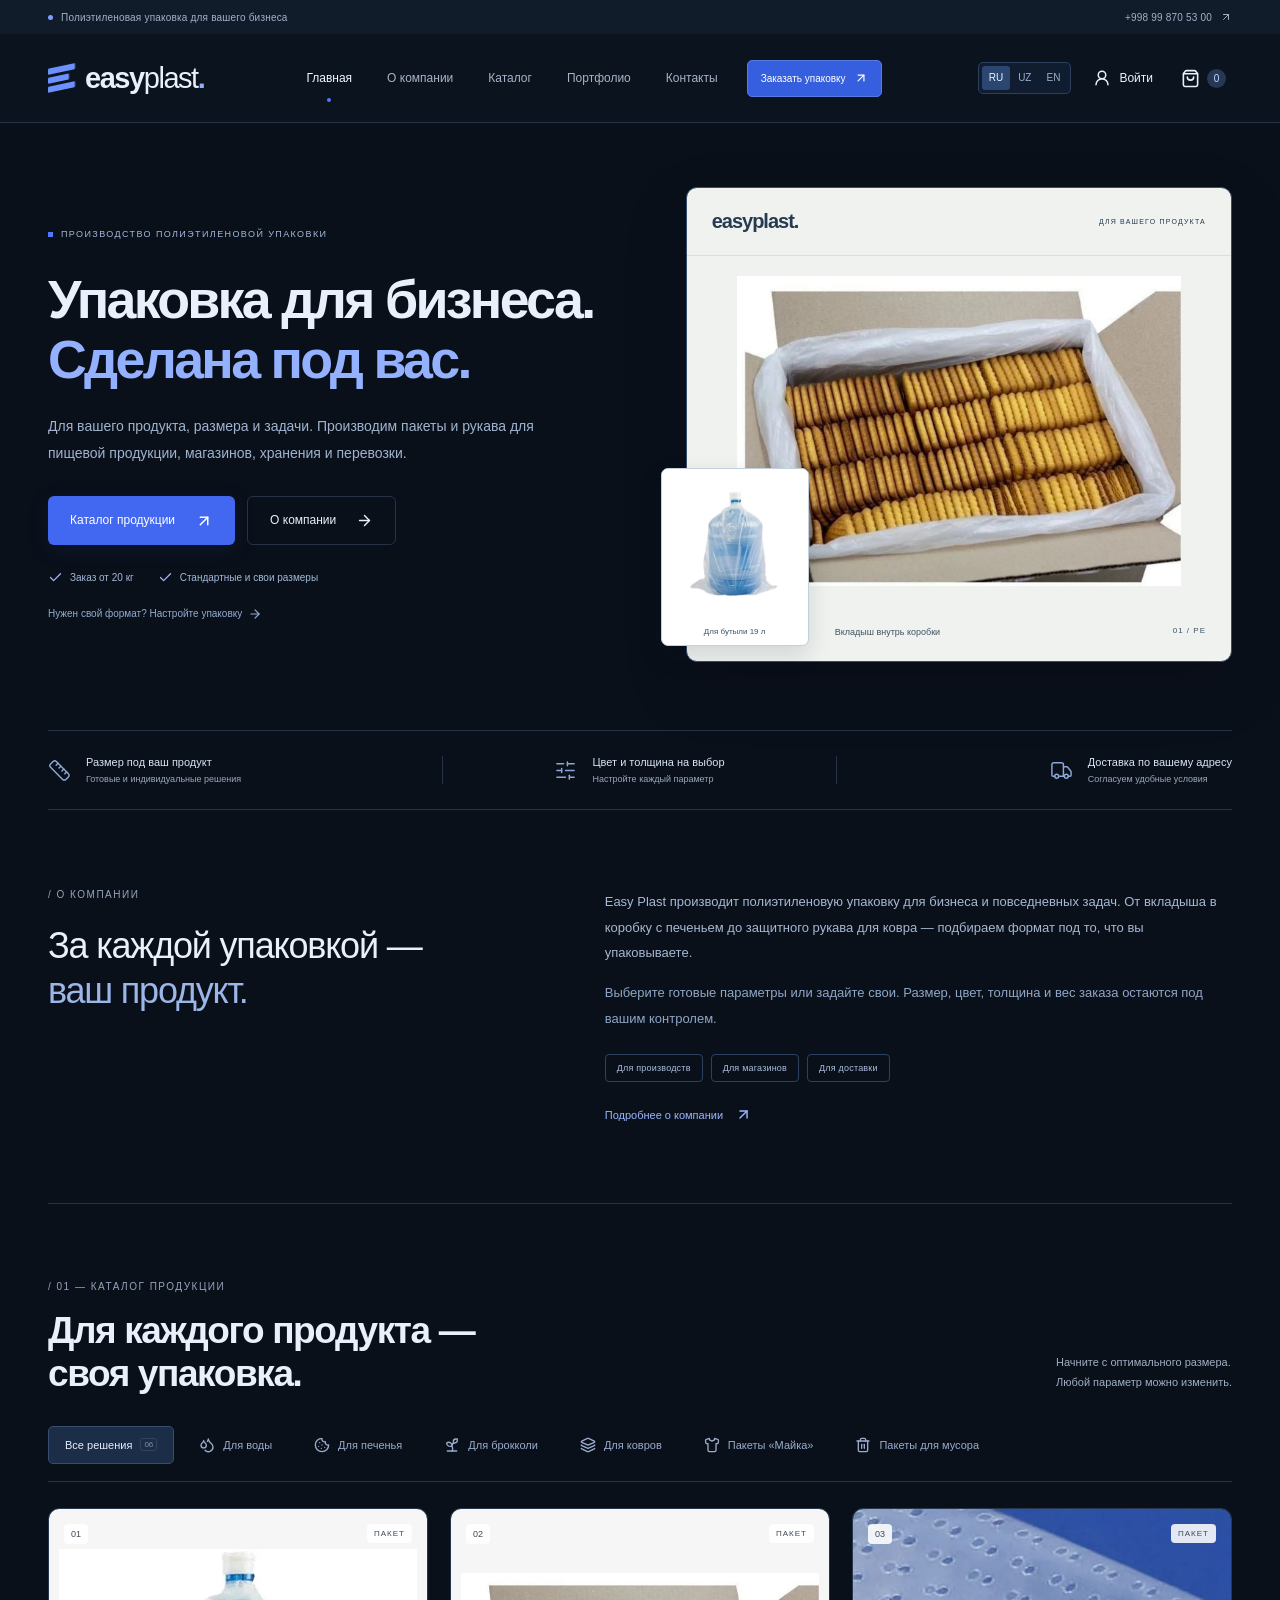
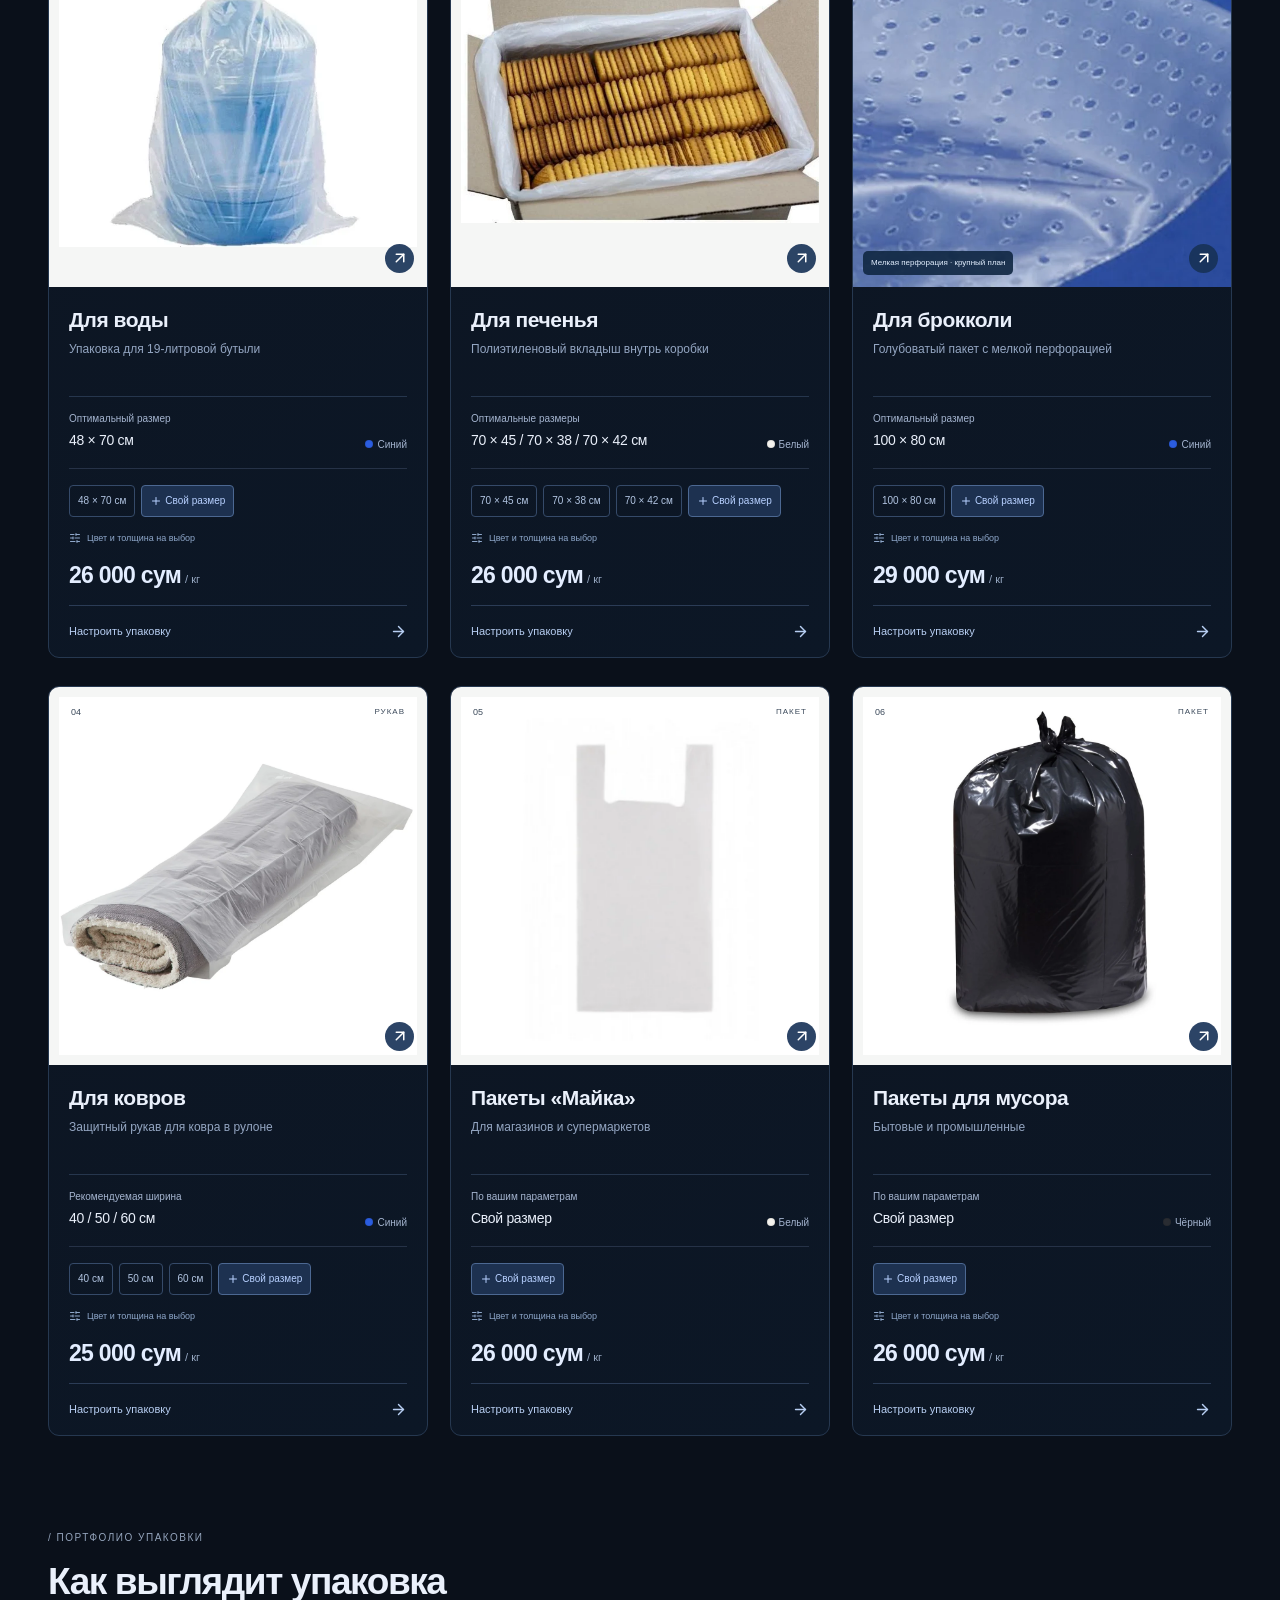
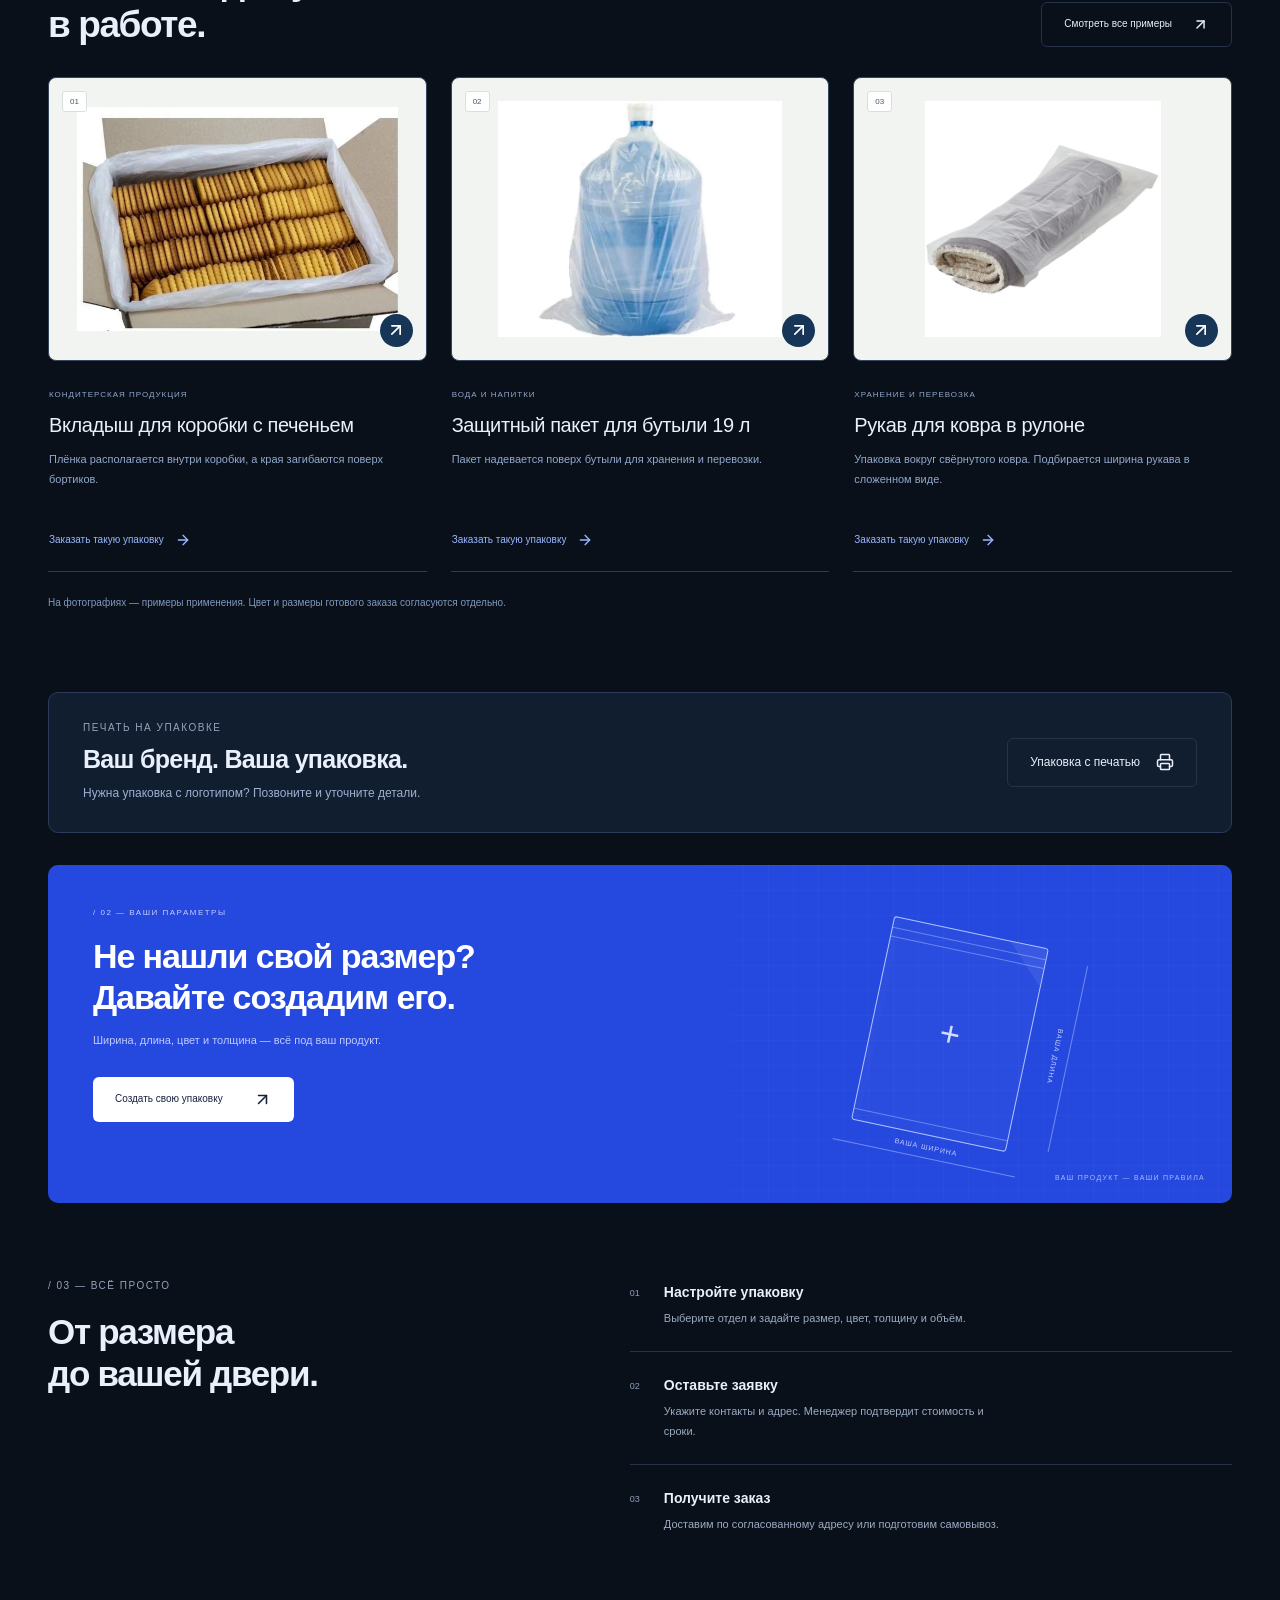
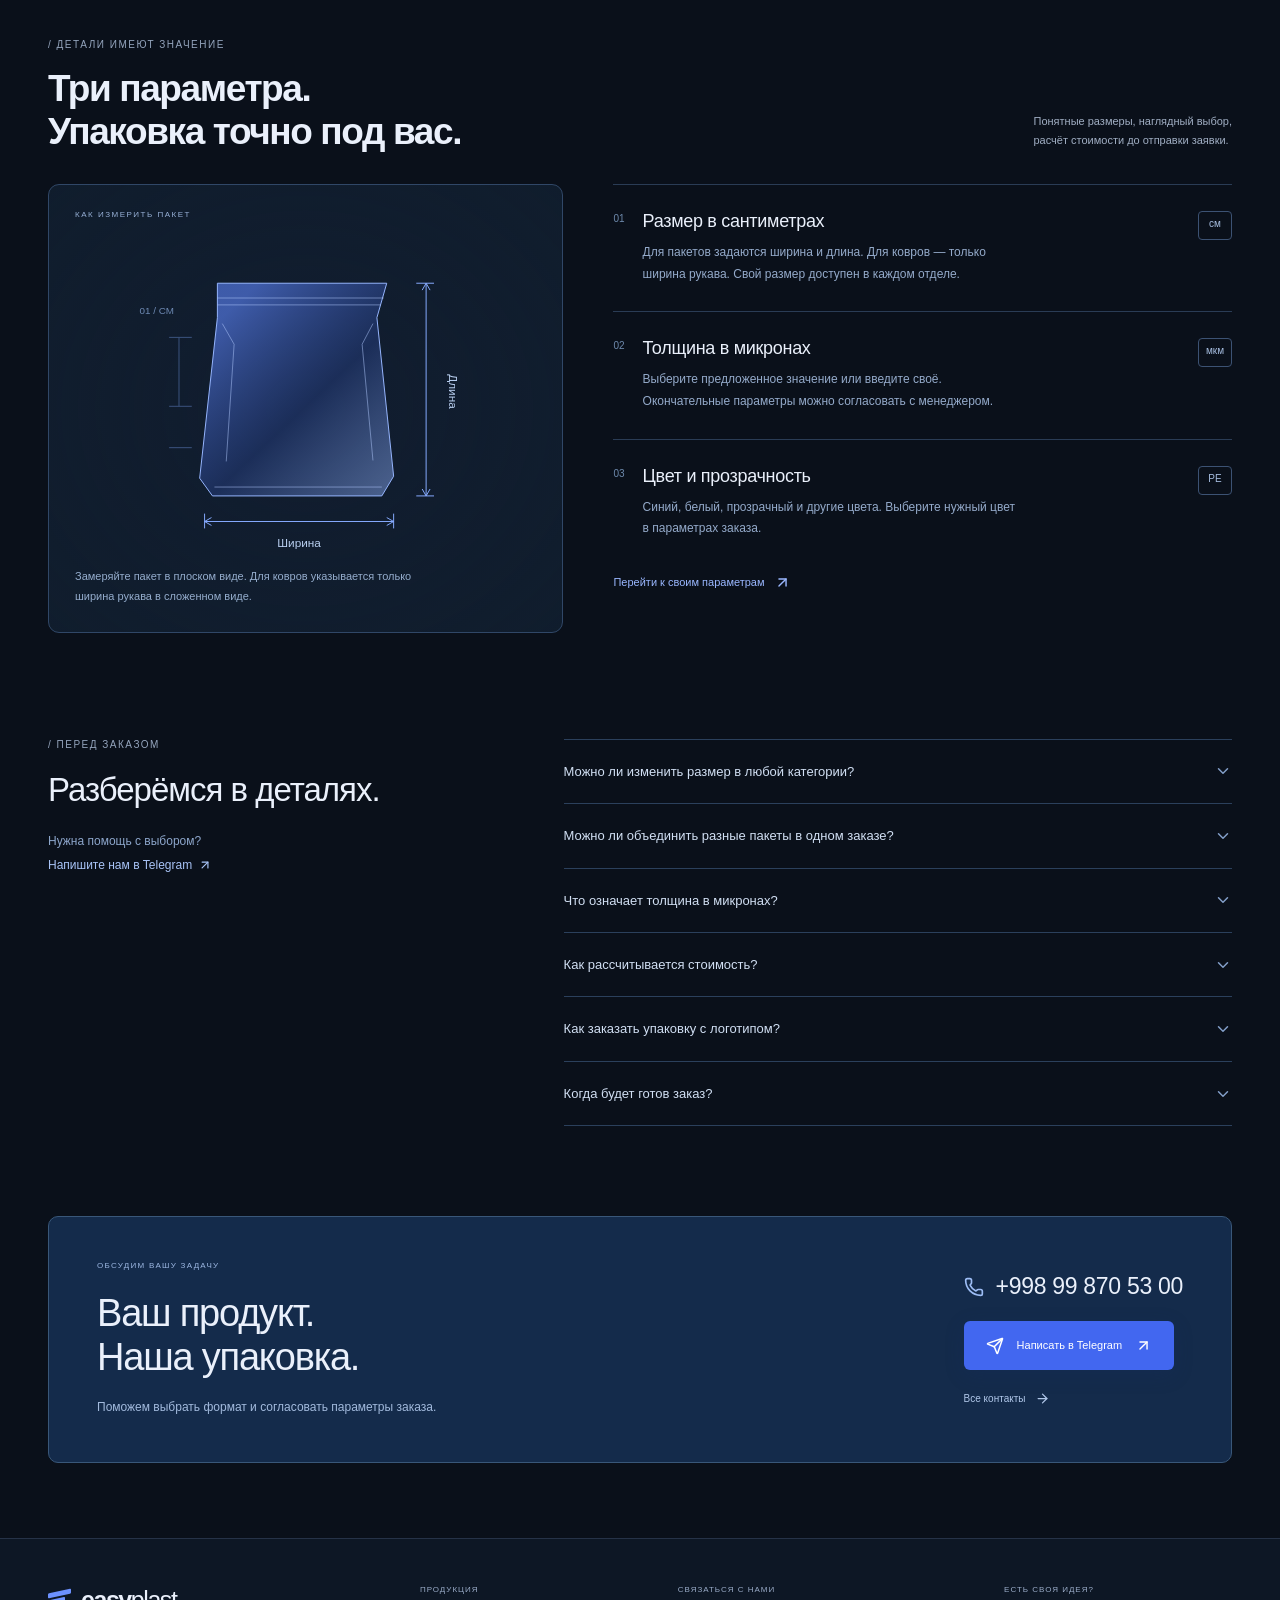
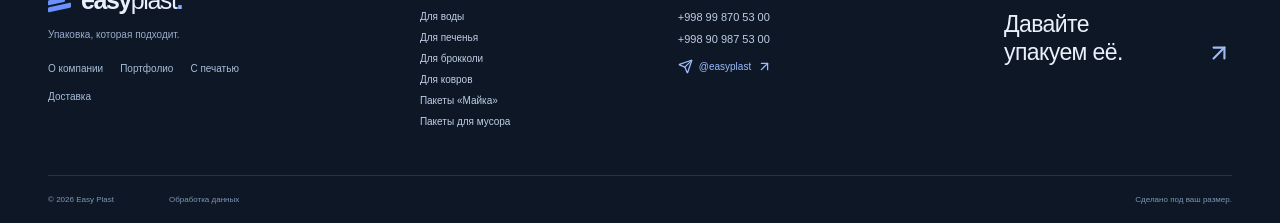
<file: index.html>
<!doctype html>
<html lang="ru"><head><meta charset="UTF-8"><meta name="viewport" content="width=device-width, initial-scale=1"><title>Easy Plast — упаковка под ваш размер</title><meta name="description" content="Полиэтиленовая упаковка для воды, печенья, брокколи, ковров, магазинов и мусора. Заказ от 20 кг."><link rel="icon" href="./favicon.svg">  <script type="module" crossorigin src="./assets/index-CHm2KCgW.js"></script>
  <link rel="modulepreload" crossorigin href="./assets/company-CgmDhkIF.js">
  <link rel="stylesheet" crossorigin href="./assets/company-CPhghchQ.css">
</head><body><div id="root"></div><script src="./config.js"></script></body></html>
</file>
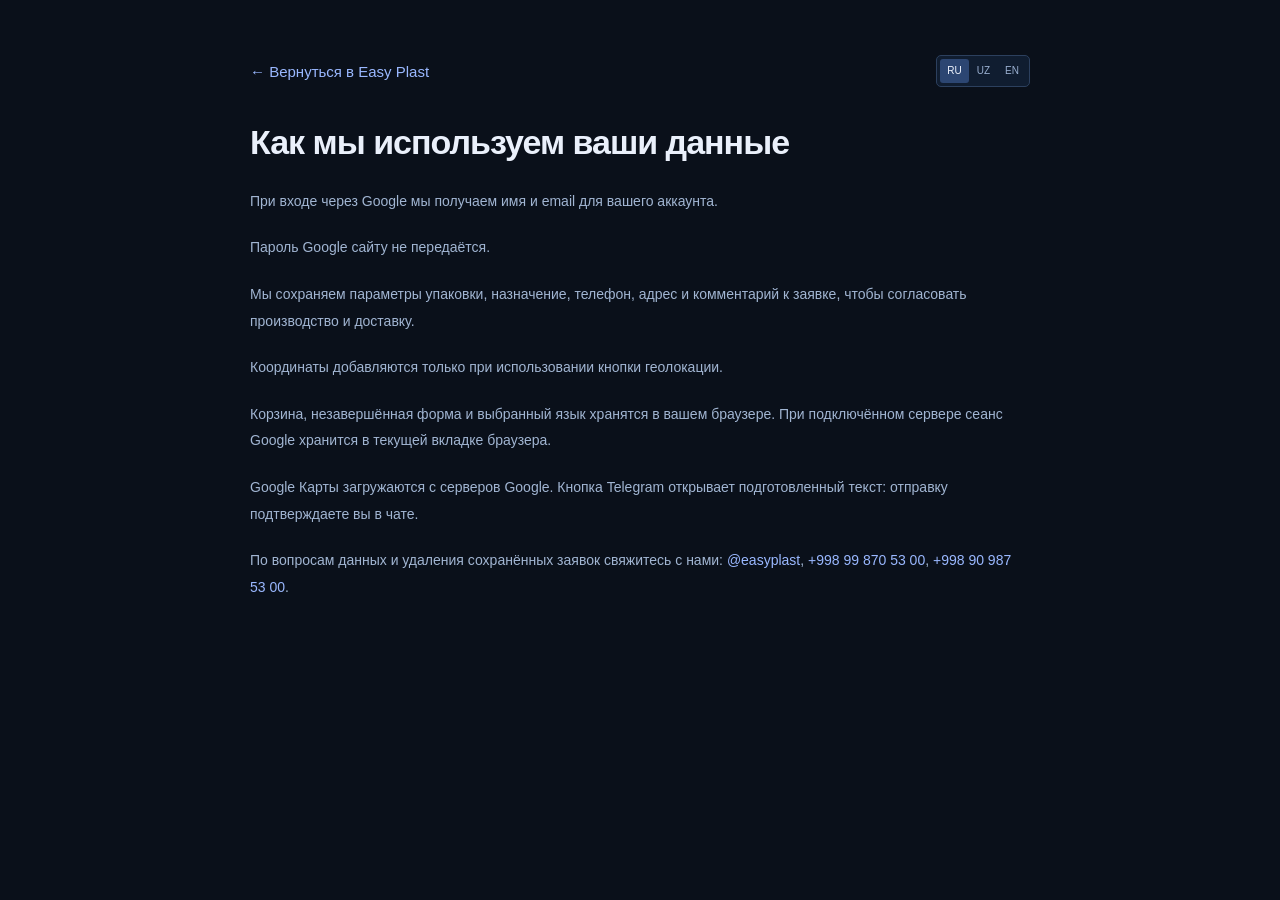
<file: privacy.html>
<!doctype html>
<html lang="ru"><head><meta charset="UTF-8"><meta name="viewport" content="width=device-width, initial-scale=1"><title>Easy Plast — обработка данных</title><meta name="description" content="Полиэтиленовая упаковка для воды, печенья, брокколи, ковров, магазинов и мусора. Заказ от 20 кг."><link rel="icon" href="./favicon.svg">  <script type="module" crossorigin src="./assets/privacy-fZjEGgqB.js"></script>
  <link rel="modulepreload" crossorigin href="./assets/company-CgmDhkIF.js">
  <link rel="stylesheet" crossorigin href="./assets/company-CPhghchQ.css">
</head><body><div id="root"></div><script src="./config.js"></script></body></html>
</file>
<file: assets/company-CPhghchQ.css>
:root{--ink:#202521;--muted:#797f7b;--paper:#fbfcf9;--blue:#244be9;--line:#e3e6df;--soft:#f0f2ed}*{box-sizing:border-box}html{scroll-behavior:smooth;scroll-padding-top:100px}body{background:var(--paper);color:var(--ink);-webkit-font-smoothing:antialiased;margin:0;font-family:Arial,Helvetica,sans-serif;font-size:15px}button,input,textarea{font:inherit}button,a,input,textarea{-webkit-tap-highlight-color:transparent}button{cursor:pointer;color:inherit;background:0 0;border:0}a{color:inherit;text-decoration:none}button:disabled{cursor:wait;opacity:.6}button:focus-visible,a:focus-visible{outline-offset:5px;outline:3px solid #8da5ff}input:focus,textarea:focus{border-color:var(--blue);outline:none;box-shadow:0 0 0 3px #244be914}h1,h2,h3,p{margin:0}button svg,a svg{flex-shrink:0}h1,h2,h3{font-weight:600}button,a{touch-action:manipulation}.shell{width:calc(100% - 96px);max-width:1320px;margin:0 auto}.topline{letter-spacing:.02em;color:#636e62;background:#eff2e9;height:34px;font-size:10px}.topline .shell{justify-content:space-between;align-items:center;height:100%;display:flex}.topline span,.topline a{align-items:center;gap:8px;display:flex}.live-dot{background:#6a8568;border-radius:50%;width:5px;height:5px}.site-header{z-index:40;-webkit-backdrop-filter:blur(16px);backdrop-filter:blur(16px);border-bottom:1px solid var(--line);background:#fbfcf9f5;position:sticky;top:0}.header-inner{justify-content:space-between;align-items:center;gap:30px;height:88px;display:flex}.brand{letter-spacing:-1.45px;align-items:center;gap:10px;padding:0;font-size:29px;font-weight:750;display:inline-flex}.brand-light{font-weight:400}.brand-icon{gap:3px;width:27px;display:grid;transform:skewY(-12deg)}.brand-icon i{background:var(--blue);border-radius:1px;height:6px}.brand-icon i:nth-child(2){width:21px}.main-nav{align-items:center;gap:31px;display:flex}.main-nav button{color:#676e67;align-items:center;gap:6px;height:88px;font-size:13px;display:flex;position:relative}.main-nav .active:after{content:"";background:var(--blue);border-radius:50%;width:4px;height:4px;position:absolute;bottom:20px;left:50%;transform:translate(-50%)}.header-actions{align-items:center;gap:22px;display:flex}.account-button{align-items:center;gap:8px;font-size:12px;display:flex}.cart-button{align-items:center;gap:7px;height:38px;display:flex}.cart-count{width:19px;height:19px;color:var(--blue);background:#e8edfb;border-radius:50%;place-content:center;font-size:10px;display:grid}.mobile-menu-button{display:none}.hero{grid-template-columns:1.1fr 1fr;align-items:center;gap:42px;padding-top:58px;padding-bottom:50px;display:grid}.eyebrow{letter-spacing:1.5px;align-items:center;gap:8px;font-size:10px;font-weight:500;display:flex}.tiny-square{background:var(--blue);width:5px;height:5px}.muted{color:var(--muted)}.hero h1{letter-spacing:-3.3px;margin:27px 0 23px;font-size:clamp(42px,4.4vw,66px);line-height:1.11}.hero-copy>p{color:#778075;font-size:15px;line-height:1.85}.hero-buttons{flex-wrap:wrap;gap:14px;margin-top:31px;display:flex}.button{border-radius:6px;justify-content:center;align-items:center;gap:16px;min-height:49px;padding:13px 22px;font-size:12px;font-weight:500;line-height:1.4;transition:background .18s,transform .18s,box-shadow .18s;display:inline-flex}.button:hover{transform:translateY(-1px)}.button.blue{background:var(--blue);color:#fff;box-shadow:0 4px 12px #173cf00d}.button.blue:hover{background:#183bd3;box-shadow:0 6px 20px #173cf024}.button.ghost{padding-left:12px}.button.outline{border:1px solid var(--line);background:0 0}.button.white{color:var(--ink);background:#fff}.button.dark{background:var(--ink);color:#fff}.button.small{gap:8px;min-height:38px;padding:9px 14px;font-size:11px}.button.full{width:100%}.hero-note{color:#7d857b;align-items:center;gap:8px;margin-top:32px;font-size:10px;display:flex}.note-icon{color:#718767;border:1px solid #c6d5bc;border-radius:50%;place-content:center;width:19px;height:19px;display:grid}.hero-visual{background:#eef1ea;border-radius:10px;height:464px;position:relative;overflow:hidden}.visual-label{z-index:2;letter-spacing:1.3px;color:#838f81;font-size:8px;position:absolute;top:23px;left:24px}.visual-orbit{border:1px solid #dde4d7;border-radius:50%;width:370px;height:370px;position:absolute;top:59px;left:65px}.visual-orbit:after{content:"";border:1px dashed #e2e7dc;border-radius:50%;position:absolute;inset:24px}.hero-package{filter:drop-shadow(0 16px 8px #182c5119);width:81%;position:absolute;bottom:4%;left:-5%;transform:rotate(-8deg)}.hero-roll{filter:drop-shadow(4px 12px 10px #222f3b0d);width:60%;position:absolute;top:3%;right:-6%;transform:rotate(8deg)}.hero-white{filter:drop-shadow(0 10px 6px #24371f0f);width:57%;position:absolute;bottom:-1%;right:-5%;transform:rotate(9deg)}.hero-visual svg{width:100%;height:auto}.dimension-tag{z-index:3;-webkit-backdrop-filter:blur(10px);backdrop-filter:blur(10px);background:#ffffffed;border:1px solid #fff;border-radius:7px;align-items:center;gap:9px;padding:11px 13px;display:flex;position:absolute;bottom:29px;left:25px;box-shadow:0 5px 18px #23311b08}.dimension-icon{color:var(--blue);background:#edf1ff;border-radius:5px;place-content:center;width:32px;height:32px;display:grid}.dimension-tag b{font-size:10px;display:block}.dimension-tag div>span{color:#838b7c;margin-top:4px;font-size:8px;display:block}.material-tag{color:#6a7568;align-items:center;gap:5px;font-size:9px;display:flex;position:absolute;top:64px;right:23px}.material-tag>span{background:#274be0;border-radius:50%;width:6px;height:6px}.visual-index{letter-spacing:1px;color:#8d978b;font-size:7px;position:absolute;bottom:25px;right:23px}.features-strip{border-top:1px solid var(--line);border-bottom:1px solid var(--line);grid-template-columns:repeat(3,1fr);padding:25px 0;display:grid}.feature{border-right:1px solid var(--line);justify-content:center;align-items:center;gap:15px;padding:0 20px;display:flex}.feature:last-child{border:0}.feature:first-child{justify-content:flex-start;padding-left:0}.feature:last-child{justify-content:flex-end;padding-right:0}.feature b{font-size:11px;font-weight:500;display:block}.feature span{color:#899084;margin-top:6px;font-size:9px;display:block}.catalog-section{padding-top:77px;padding-bottom:76px;scroll-margin-top:100px}.section-top{justify-content:space-between;align-items:flex-end;gap:30px;margin-bottom:30px;display:flex}.section-top h2{letter-spacing:-1.4px;margin-top:18px;font-size:37px;line-height:1.16}.section-aside{color:#858e80;padding-bottom:3px;font-size:11px;line-height:1.8}.category-tabs{border-bottom:1px solid var(--line);scrollbar-width:none;gap:8px;margin-bottom:26px;padding-bottom:17px;display:flex;overflow-x:auto}.category-tabs button{white-space:nowrap;color:#7c8577;border:1px solid #0000;border-radius:5px;align-items:center;gap:8px;padding:10px 16px;font-size:11px;display:flex}.category-tabs button>span{opacity:.5;border:1px solid #c1cbb5;border-radius:3px;padding:1px 3px;font-size:8px}.product-grid{grid-template-columns:repeat(4,minmax(0,1fr));gap:19px;display:grid}.product-grid.filtered{grid-template-columns:repeat(3,minmax(0,1fr))}.product-card{min-width:0}.product-image{aspect-ratio:1;border-radius:8px;width:100%;display:block;position:relative;overflow:hidden}.product-image>svg{width:100%;height:100%;transition:transform .35s cubic-bezier(.2,.7,.3,1);transform:translateY(6px)}.product-image:hover>svg{transform:translateY(0)scale(1.045)}.product-number{color:#879087;font-size:8px;position:absolute;top:15px;left:15px}.product-type{letter-spacing:1px;color:#879087;font-size:7px;position:absolute;top:15px;right:15px}.image-open{color:#65705f;background:#fff9;border-radius:50%;place-content:center;width:29px;height:29px;transition:background .2s;display:grid;position:absolute;bottom:14px;right:13px}.product-info h3{letter-spacing:-.45px;font-size:18px}.product-info>p{color:#899180;max-width:215px;min-height:33px;margin:8px 0 17px;font-size:10px;line-height:1.65}.spec-row{border-bottom:1px solid var(--line);justify-content:space-between;align-items:flex-end;gap:8px;padding-bottom:17px;display:flex}.spec-row>div>span{color:#8c9486;margin-bottom:6px;font-size:8px;display:block}.spec-row b{letter-spacing:-.3px;font-size:14px;font-weight:500}.color-note{align-items:center;gap:4px;padding-bottom:1px;display:flex}.color-note i,.item-color i,.preview-bottom i{border:1px solid #00000012;border-radius:50%;flex-shrink:0;width:8px;height:8px;display:inline-block}.spec-row .color-note>span{margin:0;font-size:8px}.product-cta{color:#636f5e;text-align:left;justify-content:space-between;align-items:center;width:100%;padding:15px 0;font-size:9px;display:flex}.custom-banner{color:#fff;background:#2548df;border-radius:10px;grid-template-columns:1.1fr 1fr;min-height:338px;display:grid;position:relative;overflow:hidden}.custom-banner-text{padding:43px 45px}.custom-banner .eyebrow{color:#c4cfff;font-size:8px}.custom-banner h2{letter-spacing:-1.1px;margin:19px 0 13px;font-size:34px;line-height:1.2}.custom-banner p{color:#c0cbff;font-size:11px;line-height:1.8}.custom-banner .button{gap:30px;min-height:44px;margin-top:26px;font-size:10px}.blueprint{background-image:linear-gradient(#ffffff06 1px,#0000 1px),linear-gradient(90deg,#ffffff06 1px,#0000 1px);background-size:25px 25px;place-items:center;padding:30px;display:grid;position:relative;-webkit-mask-image:linear-gradient(90deg,#0000,#000 15%);mask-image:linear-gradient(90deg,#0000,#000 15%)}.blueprint-bag{background:#ffffff06;border:1px solid #b0c5ff;border-radius:3px;width:158px;height:208px;position:relative;transform:rotate(12deg);box-shadow:inset 7px 0 #ffffff04}.blueprint-bag:before{content:"";border-top:1px solid #b0c5ff77;border-bottom:1px solid #b0c5ff77;height:8px;position:absolute;inset:10px 0 auto}.blueprint-bag:after{content:"";border-bottom:1px solid #b0c5ff77;width:100%;position:absolute;bottom:10px}.blueprint-fold{clip-path:polygon(0 0,100% 0,100% 100%);background:#ffffff12;width:38px;height:38px;position:absolute;top:0;right:0}.blueprint-width{text-align:center;letter-spacing:1px;color:#c4cfff;border-bottom:1px solid #b0c5ff88;width:calc(100% + 30px);padding-bottom:7px;font-size:7px;position:absolute;bottom:-24px;left:-15px}.blueprint-height{writing-mode:vertical-rl;letter-spacing:1px;color:#c4cfff;text-align:center;border-right:1px solid #b0c5ff88;height:calc(100% - 16px);padding-right:9px;font-size:7px;position:absolute;top:8px;right:-43px}.blueprint-plus{color:#d3ddff;font-size:35px;font-weight:200;position:absolute;top:50%;left:50%;transform:translate(-50%,-50%)}.blueprint-caption{letter-spacing:1.3px;color:#a7baff;font-size:7px;position:absolute;bottom:22px;right:27px}.process{grid-template-columns:1fr 1.2fr;gap:80px;padding-top:77px;padding-bottom:85px;display:grid}.process h2{letter-spacing:-1.3px;margin-top:20px;font-size:35px;line-height:1.2}.process-steps{gap:25px;padding-top:4px;display:grid}.process-step{border-bottom:1px solid var(--line);gap:24px;padding-bottom:22px;display:flex}.process-step:last-child{border:0;padding-bottom:0}.process-step>span{color:#8b9585;padding-top:4px;font-size:9px}.process-step h3{margin-bottom:9px;font-size:14px}.process-step p{color:#899180;max-width:340px;font-size:10px;line-height:1.8}.site-footer{border-top:1px solid var(--line);background:#f0f2ec}.footer-top{grid-template-columns:1.5fr 1fr 1.3fr 1fr;gap:30px;padding:43px 0 38px;display:grid}.footer-top .brand{font-size:25px}.footer-top .brand-icon{gap:2px;width:23px}.footer-top .brand-icon i{height:5px}.footer-top .brand-icon i:nth-child(2){width:17px}.footer-top p{color:#85907e;margin-top:14px;font-size:10px}.footer-top>div>span{color:#8a9384;letter-spacing:1px;margin:3px 0 17px;font-size:8px;display:block}.footer-catalog>button{color:#62705b;margin-bottom:10px;padding:0;font-size:10px;display:block}.footer-contact>a{color:#596750;align-items:center;gap:6px;margin:0 0 10px;font-size:11px;display:flex}.footer-contact .telegram-link{color:var(--blue);margin-top:14px;font-size:10px}.footer-create{text-align:left;letter-spacing:-.6px;width:100%;padding:0;font-size:23px;line-height:1.2;display:block;position:relative}.footer-create>svg{color:#819075;position:absolute;bottom:0;right:0}.footer-bottom{color:#8d9786;border-top:1px solid #dde2d7;justify-content:space-between;align-items:center;gap:20px;padding:19px 0;font-size:8px;display:flex}.footer-bottom>span:last-child{margin-left:auto}.footer-bottom>a{margin-left:35px}.page-section{min-height:65vh;padding-top:27px;padding-bottom:85px}.breadcrumb{color:#9ba393;align-items:center;gap:7px;margin-bottom:40px;font-size:10px;display:flex}.breadcrumb button{color:#777f70;padding:0}.page-heading{margin-bottom:35px}.page-heading h1{letter-spacing:-1.9px;margin-top:17px;font-size:45px;line-height:1.12}.page-heading>p{color:#808a79;margin-top:14px;font-size:13px;line-height:1.8}.config-layout{grid-template-columns:1fr 1.05fr;align-items:start;gap:68px;max-width:1150px;display:grid}.config-preview{position:sticky;top:115px}.preview-stage{border-radius:10px;min-height:480px;padding:35px 30px 15px;position:relative;overflow:hidden}.preview-stage>svg{width:100%;max-width:450px;height:355px;margin:8px auto 0;display:block}.preview-label{letter-spacing:1.3px;color:#81907f;font-size:8px;position:absolute;top:25px;left:26px}.preview-size{letter-spacing:-.8px;text-align:center;margin-top:-4px;font-size:29px}.preview-size>span{color:#879381;padding:0 6px;font-size:17px}.preview-size>small{color:#82917c;letter-spacing:0;margin-left:7px;font-size:12px}.preview-bottom{color:#819078;border-top:1px solid #0000000a;justify-content:space-between;margin-top:20px;padding:14px 0 0;font-size:10px;display:flex}.preview-bottom>span{align-items:center;gap:6px;display:flex}.preview-disclaimer{color:#99a191;gap:12px;margin-top:18px;display:flex}.preview-disclaimer p{font-size:10px;line-height:1.7}.preview-disclaimer>svg{margin-top:2px}.config-form{padding-top:6px}.form-section{border-bottom:1px solid var(--line);margin-bottom:26px;padding-bottom:27px}.form-section.last{border:0;margin-bottom:0;padding-bottom:24px}.form-section-title{align-items:center;gap:12px;margin-bottom:19px;display:flex}.form-section-title>span{color:#9aa38f;font-size:9px}.form-section-title h2{letter-spacing:-.2px;font-size:15px;font-weight:500}.form-section-title>small{color:#8a967e;margin-left:auto;font-size:10px}.config-categories{flex-wrap:wrap;gap:7px;display:flex}.config-categories>button{border:1px solid var(--line);color:#78846e;border-radius:5px;align-items:center;gap:6px;padding:10px 12px;font-size:10px;transition:all .2s;display:flex}.preset-box{background:#f0f2ec;border-radius:5px;flex-wrap:wrap;justify-content:space-between;align-items:center;gap:15px;margin-top:17px;padding:12px;display:flex}.preset-box>div:first-child{color:#7b896e;align-items:center;gap:7px;font-size:9px;display:flex}.preset-box b{color:#4f6045;font-weight:500}.text-link{color:var(--blue);background:0 0;align-items:center;gap:6px;padding:0;font-size:10px;display:inline-flex}.text-link:hover{text-underline-offset:3px;text-decoration:underline}.preset-widths{gap:5px;display:flex}.preset-widths>button{border:1px solid #dbe0d4;border-radius:4px;padding:6px 9px;font-size:9px}.preset-widths>button.selected{color:var(--blue);background:#fff;border-color:#b3c0f6}label{color:#6d7b60;font-size:11px;font-weight:400;display:block}input:not([type=color]),textarea{width:100%;color:var(--ink);background:#fff;border:1px solid #dfe4d8;border-radius:5px;min-width:0;padding:12px 13px;font-size:12px;transition:border .15s,box-shadow .15s;display:block}label>input,label>textarea{margin-top:8px}.input-grid{grid-template-columns:1fr 1fr;gap:15px;display:grid}.input-grid.three{grid-template-columns:repeat(3,minmax(0,1fr));gap:11px}.input-unit{margin-top:8px;position:relative}.input-unit input:not([type=color]){min-height:45px;padding-right:38px;font-size:14px}.input-unit>span{color:#9ba58e;font-size:10px;position:absolute;top:50%;right:13px;transform:translateY(-50%)}.field-hint{color:#939f85;align-items:center;gap:4px;margin-top:11px;font-size:9px;line-height:1.7;display:flex}.thickness-presets{align-items:center;gap:7px;margin-top:17px;display:flex}.thickness-presets>span{color:#9aa38f;margin-right:3px;font-size:9px}.thickness-presets>button{border:1px solid var(--line);color:#7f8d72;border-radius:4px;padding:7px 11px;font-size:9px}.color-options{align-items:center;gap:13px;display:flex}.color-option{border:1px solid #00000012;border-radius:50%;place-content:center;width:32px;height:32px;display:grid;position:relative}.color-option.selected:after{content:"";border:1px solid #aab7e3;border-radius:50%;position:absolute;inset:-5px}.custom-color{color:#8b987f;border:1px dashed #b5bea9;border-radius:50%;place-content:center;width:34px;height:34px;margin:0 0 0 3px;display:grid;position:relative;overflow:hidden}.custom-color input{opacity:0;cursor:pointer;width:100%;height:100%;position:absolute;inset:0}.custom-color-name{margin-top:16px}.quantity-field{align-items:center;gap:22px;display:flex}.quantity-field>.input-unit{width:165px;margin:0}.quantity-field>p{color:#8e9a82;font-size:9px;line-height:1.8}.add-to-cart{margin-top:3px}.view-cart{justify-content:center;width:100%;padding:15px 0 0;display:flex}.empty-state{text-align:center;border:1px solid var(--line);background:#f3f5ee;border-radius:10px;flex-direction:column;justify-content:center;align-items:center;gap:18px;min-height:340px;padding:75px 25px;display:flex}.empty-state h2{letter-spacing:-.6px;font-size:22px}.empty-state p{color:#8c9981;font-size:12px;line-height:1.7}.empty-state .button{margin-top:7px}.cart-layout{grid-template-columns:1.65fr 1fr;align-items:start;gap:55px;display:grid}.cart-items{gap:17px;display:grid}.cart-item{border-bottom:1px solid var(--line);align-items:center;gap:20px;padding-bottom:17px;display:flex}.cart-art{background:#eef2e9;border-radius:7px;flex-shrink:0;width:120px;height:115px;overflow:hidden}.cart-art>svg{width:100%;height:100%}.cart-item-info{flex:1;min-width:0}.cart-item-info h3{margin-bottom:8px;font-size:15px}.cart-item-info>p{color:#7d8a70;font-size:11px}.cart-item-info>p>span{color:#b3bcaa;padding:0 5px}.item-color{color:#8d9981;align-items:center;gap:5px;margin-top:8px;font-size:10px;display:flex}.cart-item-info>.text-link{margin-top:10px;font-size:9px}.cart-item-controls{flex-direction:column;align-items:flex-end;gap:22px;display:flex}.remove-button{color:#9aa68c;padding:3px}.remove-button:hover{color:#c34e3f}.small-quantity{align-items:center;gap:5px;display:flex}.small-quantity input{width:73px!important;padding:8px!important;font-size:12px!important}.small-quantity>span{color:#8c987e;font-size:10px}.cart-items>.button{justify-self:start;margin-top:12px}.order-summary{border:1px solid var(--line);background:#f1f4eb;border-radius:8px;padding:25px;position:sticky;top:115px}.order-summary>.eyebrow{margin-bottom:24px;font-size:9px}.summary-line{color:#89967b;justify-content:space-between;align-items:center;margin:16px 0;font-size:11px;display:flex}.summary-line b{color:#5c6c4e;font-size:12px;font-weight:500}.summary-price{border-top:1px solid #dce3d3;margin-top:20px;padding:20px 0}.summary-price>span{color:#8a987b;font-size:10px}.summary-price>b{letter-spacing:-.6px;margin-top:7px;font-size:20px;font-weight:500;display:block}.summary-price>p{color:#94a187;margin-top:10px;font-size:10px;line-height:1.8}.fineprint{color:#96a18b;text-align:center;margin-top:14px;font-size:9px;line-height:1.8}.fineprint>a{text-underline-offset:2px;text-decoration:underline}.checkout-layout{grid-template-columns:1.6fr 1fr;align-items:start;gap:65px;display:grid}.checkout-form .form-section{margin-bottom:28px;padding-bottom:28px}.checkout-form label{margin-bottom:17px}.checkout-form .input-grid label{margin-bottom:0}.delivery-methods{grid-template-columns:1fr 1fr;gap:12px;display:grid}.delivery-methods>button{text-align:left;border:1px solid #dfe5d6;border-radius:6px;grid-template-columns:24px 1fr;align-items:center;gap:8px 11px;padding:17px;display:grid;position:relative}.delivery-methods>button>svg{color:#8e9c80;grid-row:span 2}.delivery-methods>button>b{font-size:12px;font-weight:500}.delivery-methods>button>span{color:#9da88f;font-size:9px}.delivery-methods>button>i{border:1px solid #ccd7be;border-radius:50%;place-content:center;width:14px;height:14px;display:grid;position:absolute;top:11px;right:11px}.delivery-methods>button.selected>i{color:#fff;background:var(--blue);border-color:var(--blue)}.address-fields{margin-top:23px}.map-actions{flex-wrap:wrap;align-items:center;gap:22px;margin:6px 0 17px;display:flex}.google-map{border:1px solid var(--line);background:#edf1e9;border-radius:7px;overflow:hidden}.google-map>iframe{border:0;min-height:250px;display:block}.google-map>a{color:#8d9b7e;background:#fff;justify-content:flex-end;align-items:center;gap:6px;padding:10px 12px;font-size:9px;display:flex}.optional{color:#a6af9c;float:right;font-size:9px;font-weight:400}.checkout-items{border-bottom:1px solid #dfe5d8;gap:17px;padding-bottom:12px;display:grid}.checkout-items>div{justify-content:space-between;gap:12px;display:flex}.checkout-items b{font-size:12px;font-weight:500}.checkout-items span{color:#95a186;margin-top:4px;font-size:9px;line-height:1.8;display:block}.checkout-items strong{white-space:nowrap;font-size:11px;font-weight:500}.checkout-summary .telegram-draft{gap:8px;margin-top:10px}.checkout-summary>.text-link{justify-content:center;width:100%;margin-top:19px;font-size:9px;display:flex}.form-error{color:#a35e43;background:#fff0e9;border:1px solid #f3d5c7;border-radius:5px;margin:12px 0 18px;padding:12px 14px;font-size:11px;line-height:1.7}.success-state{text-align:center;flex-direction:column;align-items:center;padding:35px 0 55px;display:flex}.success-icon{color:#667f4f;background:#e9efdf;border-radius:50%;place-content:center;width:75px;height:75px;margin-bottom:25px;display:grid}.success-state h1{letter-spacing:-1.5px;margin:20px 0;font-size:44px}.success-state>p:not(.fineprint){color:#8d9b7e;margin-bottom:27px;font-size:13px;line-height:1.8}.success-state>.button{margin:5px 0}.success-state>.fineprint{max-width:340px}.contacts-page .page-heading h1{letter-spacing:-2.8px;font-size:61px}.contact-grid{grid-template-columns:1.2fr 1fr 1fr;gap:18px;margin-top:43px;display:grid}.contact-card{border:1px solid var(--line);background:#f3f5ee;border-radius:8px;min-height:230px;padding:28px 25px;transition:transform .2s;position:relative}.contact-card:hover{transform:translateY(-4px)}.contact-card>svg{color:#899a77;margin-bottom:26px}.contact-card>span{letter-spacing:1.2px;color:#97a489;margin-bottom:12px;font-size:8px;display:block}.contact-card h2{letter-spacing:-1px;white-space:nowrap;font-size:26px}.contact-card>p{color:#9aa78c;margin-top:11px;font-size:9px}.contact-card>.contact-arrow{position:absolute;top:29px;right:23px}.primary-contact{background:var(--blue);color:#fff;border-color:var(--blue)}.contact-bottom{border-top:1px solid var(--line);grid-template-columns:1fr 1fr;gap:50px;margin-top:45px;padding-top:32px;display:grid}.contact-bottom>div>svg{color:#93a181;margin-bottom:17px}.contact-bottom h2{letter-spacing:-.4px;font-size:19px}.contact-bottom p{color:#94a086;margin-top:13px;margin-bottom:17px;font-size:11px;line-height:1.8}.account-profile{border-top:1px solid var(--line);border-bottom:1px solid var(--line);align-items:center;gap:14px;margin-bottom:26px;padding:20px 0;display:flex}.avatar{width:43px;height:43px;color:var(--blue);background:#e6edff;border-radius:50%;place-content:center;font-size:16px;display:grid}.account-profile>div:nth-child(2){flex:1;min-width:0}.account-profile b{overflow-wrap:anywhere;font-size:13px;font-weight:500;display:block}.account-profile span{color:#94a087;overflow-wrap:anywhere;margin-top:5px;font-size:10px;display:block}.orders-list{gap:20px;display:grid}.saved-order{border:1px solid var(--line);border-radius:8px;padding:23px}.saved-order-top{border-bottom:1px solid var(--line);justify-content:space-between;align-items:center;gap:15px;padding-bottom:20px;display:flex}.saved-order-top b{font-size:14px;font-weight:500}.saved-order-top>div>span{color:#95a187;margin-left:15px;font-size:10px}.status-badge{color:#6e7e5c;white-space:nowrap;background:#edf2e6;border-radius:4px;align-items:center;gap:7px;padding:7px 10px;font-size:9px;display:flex}.status-badge>span{background:#8a9b74;border-radius:50%;width:4px;height:4px}.saved-order-item{border-bottom:1px solid #e9ede4;align-items:center;gap:12px;padding:18px 0;font-size:11px;display:flex}.saved-order-item>svg{color:#93a081}.saved-order-item b{min-width:100px;font-weight:500}.saved-order-item>span{color:#93a081}.saved-order-item>strong{white-space:nowrap;margin-left:auto;font-weight:500}.saved-order-bottom{justify-content:space-between;align-items:center;gap:17px;padding-top:17px;display:flex}.saved-order-bottom>p{color:#93a081;align-items:center;gap:7px;font-size:10px;display:flex}.repeat-order{margin-top:20px}.toast{color:#fff;z-index:80;opacity:0;pointer-events:none;white-space:nowrap;background:#242e20;border-radius:8px;align-items:center;gap:11px;max-width:calc(100% - 30px);padding:15px 18px;font-size:11px;transition:all .22s;display:flex;position:fixed;bottom:22px;left:50%;transform:translate(-50%,20px);box-shadow:0 10px 40px #1f2a1c1a}.toast.visible{opacity:1;pointer-events:auto;transform:translate(-50%)}.toast>svg{color:#c5daa8;flex-shrink:0}.toast>button{color:#d1e0ba;align-items:center;gap:5px;margin-left:8px;font-size:10px;display:flex}.auth-dialog{background:var(--paper);color:var(--ink);border:1px solid #e1e8d9;border-radius:15px;width:440px;max-width:calc(100% - 36px);margin:auto;padding:0;box-shadow:0 20px 80px #16291826}.auth-dialog::backdrop{-webkit-backdrop-filter:blur(5px);backdrop-filter:blur(5px);background:#18251b60}.auth-content{text-align:center;padding:40px 36px 32px;position:relative}.dialog-close{color:#98a58c;padding:4px;position:absolute;top:15px;right:15px}.auth-symbol{width:58px;height:58px;color:var(--blue);background:#e9edff;border-radius:15px;place-content:center;margin:0 auto 23px;display:grid}.auth-content h2{letter-spacing:-1.1px;margin-bottom:15px;font-size:30px;line-height:1.18}.auth-content>p{color:#8a977e;margin-bottom:24px;font-size:11px;line-height:1.8}.google-button{justify-content:center;min-height:44px;display:flex}.loading-line{color:#8c9980;justify-content:center;align-items:center;gap:9px;padding:16px 0;font-size:11px;display:flex}.auth-unavailable{text-align:left;background:#eff2e9;border-radius:7px;padding:16px}.auth-unavailable p{color:#8b987e;margin-bottom:10px;font-size:10px;line-height:1.8}.auth-unavailable p b{color:#6a7a5d;font-size:11px;font-weight:500}.auth-unavailable .button{gap:8px;width:100%;min-height:40px;font-size:11px}.google-auth>.fineprint{margin-top:20px}.hidden{display:none!important}.spin{animation:1s linear infinite spin}@keyframes spin{to{transform:rotate(360deg)}}.privacy-page{max-width:780px;padding-top:55px;padding-bottom:80px}.privacy-page>a{color:var(--blue);font-size:12px}.privacy-page h1{letter-spacing:-1px;margin:35px 0 25px;font-size:34px;line-height:1.2}.privacy-page p{color:#7b8870;margin-bottom:20px;font-size:14px;line-height:1.9}.privacy-page p a{color:var(--blue)}@media (width>=1550px){.hero-visual{height:500px}.hero h1{font-size:69px}.hero-copy>p{font-size:16px}.product-image{aspect-ratio:1.05}}@media (width<=1120px){.shell{width:calc(100% - 64px)}.main-nav,.header-inner{gap:22px}.hero{gap:25px}.hero h1{letter-spacing:-2.6px;font-size:48px}.hero-visual{height:410px}.hero-copy>p{font-size:13px}.hero-buttons{gap:6px}.hero-buttons .button{padding:12px 17px;font-size:11px}.hero-note{margin-top:27px}.eyebrow{letter-spacing:1.2px;font-size:8px}.product-grid{gap:15px}.spec-row{flex-direction:column;align-items:flex-start;gap:10px}.product-info>p{min-height:40px;font-size:10px}.product-cta{gap:7px;font-size:8px;line-height:1.5}.custom-banner-text{padding:38px}.custom-banner h2{font-size:31px}.feature{gap:10px;padding:0 12px}.feature b{font-size:10px}.feature span{font-size:8px}.config-layout{gap:37px}.preview-stage{min-height:430px;padding:30px 25px 15px}.preview-stage>svg{height:310px}.config-categories>button{padding:9px 10px;font-size:9px}.contact-grid{grid-template-columns:1fr 1fr 1fr;gap:13px}.contact-card{min-height:215px;padding:25px 20px}.contact-card h2{font-size:22px}.contact-card>p{font-size:8px}.contact-card>.contact-arrow{right:18px}.cart-layout,.checkout-layout{gap:35px}.order-summary{padding:21px}.summary-price>b{font-size:18px}.footer-top{gap:24px}.footer-create{font-size:21px}}@media (width<=850px){.header-inner{gap:20px;height:76px}.main-nav{gap:16px}.main-nav button{height:76px;font-size:11px}.main-nav .active:after{bottom:15px}.brand{font-size:26px}.brand-icon{width:24px}.brand-icon i:nth-child(2){width:18px}.header-actions{gap:14px}.account-button>span{display:none}.hero{grid-template-columns:1.05fr 1fr;gap:20px;padding-top:37px}.hero h1{letter-spacing:-1.9px;font-size:37px}.hero-copy>p{font-size:12px}.desktop-break{display:none}.hero-visual{height:370px}.hero .eyebrow{letter-spacing:.7px;font-size:6px}.hero-buttons{margin-top:24px}.hero-buttons .button{min-height:43px;padding:11px 13px;font-size:10px}.hero-note{margin-top:22px;font-size:8px}.hero-visual .dimension-tag{padding:8px;bottom:24px;left:14px}.dimension-tag b{font-size:8px}.dimension-tag div>span{font-size:6px}.dimension-icon{width:26px;height:26px}.visual-label{font-size:6px;left:17px}.visual-index{font-size:6px;bottom:13px;right:15px}.material-tag{font-size:7px;top:48px;right:15px}.visual-orbit{width:280px;height:280px;top:66px;left:10px}.hero-package{width:89%;bottom:10%;left:-13%}.hero-white{width:65%;bottom:6%;right:-11%}.hero-roll{width:70%;top:8%;right:-10%}.features-strip{padding:20px 0}.feature{align-items:flex-start}.feature b{font-size:8px;line-height:1.5}.feature span{font-size:7px;line-height:1.6}.feature>svg{width:19px;height:19px}.catalog-section{padding-top:55px;padding-bottom:50px}.section-top h2{font-size:31px}.section-aside{font-size:9px}.product-grid{grid-template-columns:repeat(2,minmax(0,1fr));gap:27px 20px}.product-grid.filtered{grid-template-columns:repeat(2,minmax(0,1fr))}.product-image{aspect-ratio:1.17}.spec-row{flex-direction:row;align-items:flex-end;gap:7px}.product-info>p{max-width:none;min-height:0;font-size:10px}.product-cta{font-size:10px}.product-info h3{font-size:19px}.spec-row>div>span,.spec-row .color-note>span{font-size:9px}.custom-banner-text{padding:32px}.custom-banner h2{font-size:27px}.custom-banner p{font-size:10px}.custom-banner .button{gap:20px;font-size:9px}.custom-banner{min-height:306px}.blueprint-bag{width:127px;height:180px}.blueprint-height{right:-34px}.process{grid-template-columns:1fr 1.3fr;gap:38px;padding-top:55px;padding-bottom:55px}.process h2{font-size:29px}.process-step{gap:18px}.process-step h3{font-size:12px}.process-step p{font-size:9px}.footer-top{grid-template-columns:1.25fr 1fr 1.2fr}.footer-custom{display:none}.footer-bottom{font-size:7px}.page-heading h1{font-size:37px}.config-layout{grid-template-columns:1fr 1.1fr;gap:28px}.preview-stage{min-height:355px;padding:30px 15px 12px}.preview-stage>svg{height:243px}.preview-size{font-size:24px}.preview-disclaimer p{font-size:8px}.config-form{padding:0}.form-section-title h2{font-size:13px}.preset-box{gap:8px;padding:10px}.preset-box>div:first-child{font-size:8px}.config-categories{gap:6px}.config-categories>button{padding:8px;font-size:8px}.config-categories>button>svg{width:13px}.input-grid.three{gap:7px}.input-grid.three label{font-size:9px}.input-unit input:not([type=color]){min-height:41px;padding-left:10px;padding-right:30px;font-size:12px}.input-unit>span{font-size:8px;right:9px}.thickness-presets{flex-wrap:wrap;gap:5px}.thickness-presets>button{padding:6px 8px;font-size:8px}.color-options{gap:11px}.color-option{width:28px;height:28px}.custom-color{width:29px;height:29px}.cart-layout{grid-template-columns:1.4fr 1fr;gap:25px}.cart-item{gap:13px}.cart-art{width:90px;height:96px}.cart-item-info h3{font-size:13px}.cart-item-info>p{font-size:9px}.small-quantity input{width:61px!important}.order-summary{padding:19px}.order-summary>.eyebrow{font-size:8px}.summary-price>b{font-size:17px}.order-summary .button{gap:8px;padding:12px;font-size:10px}.checkout-layout{grid-template-columns:1.5fr 1fr;gap:25px}.checkout-form .input-grid{grid-template-columns:1fr}.checkout-form .input-grid label{margin-bottom:13px}.delivery-methods{gap:8px}.delivery-methods>button{grid-template-columns:1fr;gap:7px;padding:15px 11px}.delivery-methods>button>svg{grid-row:auto;height:21px}.delivery-methods>button>b{font-size:11px}.delivery-methods>button>span{font-size:8px}.contact-grid{grid-template-columns:1fr 1fr}.primary-contact{grid-column:span 2;min-height:200px}.primary-contact h2{font-size:32px}.contact-card>p{font-size:10px}.primary-contact>svg{margin-bottom:18px}.contacts-page .page-heading h1{font-size:52px}.saved-order-top>div>span{margin:7px 0 0;display:block}.saved-order-item{flex-wrap:wrap;gap:7px}.saved-order-item>span{font-size:9px}.saved-order-bottom{align-items:flex-start}.saved-order-bottom>p{max-width:60%;line-height:1.8}.saved-order-bottom>.text-link{font-size:9px}}@media (width<=640px){.shell{width:calc(100% - 36px)}.topline{height:28px}.topline span,.topline a{font-size:8px}.topline .shell{gap:10px}.topline .shell>span{white-space:nowrap;text-overflow:ellipsis;overflow:hidden}.topline a{flex-shrink:0}.header-inner{height:67px}.brand{gap:8px;font-size:26px}.brand-icon{gap:2px;width:22px}.brand-icon i{height:5px}.brand-icon i:nth-child(2){width:17px}.header-actions{gap:18px}.account-button{padding:0}.cart-button{gap:4px;padding:0}.cart-count{width:17px;height:17px;font-size:9px}.mobile-menu-button{align-items:center;padding:0;display:flex}.mobile-menu-button>svg{width:21px;height:21px}.main-nav{background:var(--paper);border-bottom:1px solid var(--line);padding:10px 18px 18px;display:none;position:absolute;top:67px;left:0;right:0;box-shadow:0 12px 18px #1f29180d}.main-nav.is-open{gap:0;display:grid}.main-nav button{text-align:left;height:46px;padding:0 8px;font-size:13px}.main-nav .active:after{bottom:21px;left:auto;right:7px}.hero{grid-template-columns:1fr;gap:26px;padding-top:31px;padding-bottom:28px}.hero h1{letter-spacing:-2px;margin:20px 0 17px;font-size:clamp(34px,8.5vw,47px);line-height:1.12}.hero .eyebrow{letter-spacing:.8px;font-size:7px}.hero-copy>p{font-size:12px;line-height:1.8}.hero-buttons{gap:10px;margin-top:23px}.hero-buttons .button{gap:15px;min-height:45px;padding:12px 17px;font-size:11px}.hero-note{margin-top:22px;font-size:9px}.hero-visual{border-radius:9px;height:350px;margin-top:0}.hero-package{width:76%;bottom:4%;left:-6%}.hero-white{width:53%;bottom:0;right:-3%}.hero-roll{width:57%;top:0;right:-2%}.visual-label{font-size:7px;top:20px;left:21px}.material-tag{font-size:8px;top:48px;right:21px}.hero-visual .dimension-tag{padding:10px;bottom:23px;left:19px}.dimension-tag b{font-size:9px}.dimension-tag div>span{font-size:7px}.dimension-icon{width:30px;height:30px}.visual-index{font-size:6px;bottom:22px;right:18px}.visual-orbit{width:290px;height:290px;top:42px;left:45px}.features-strip{grid-template-columns:1fr;gap:19px;padding:23px 0}.feature,.feature:first-child,.feature:last-child{border:0;justify-content:flex-start;gap:13px;padding:0}.feature>svg{width:21px;height:21px}.feature>div{flex-wrap:wrap;align-items:center;gap:12px;display:flex}.feature b{font-size:10px}.feature span{margin:0;font-size:8px}.catalog-section{padding-top:39px;padding-bottom:40px}.section-top{align-items:flex-start;gap:15px;margin-bottom:22px}.section-top h2{letter-spacing:-1.1px;margin-top:14px;font-size:29px}.section-top .eyebrow{font-size:7px}.section-aside{display:none}.category-tabs{gap:4px;margin-bottom:20px;margin-right:-18px;padding-bottom:13px;padding-right:18px}.category-tabs button{gap:6px;padding:9px 12px;font-size:10px}.category-tabs button>svg{width:13px;height:13px}.category-tabs button>span{font-size:7px}.product-grid{gap:20px 12px}.product-grid.filtered{grid-template-columns:repeat(2,minmax(0,1fr))}.product-image{aspect-ratio:1;border-radius:6px}.product-number{font-size:7px;top:11px;left:10px}.product-type{font-size:6px;top:11px;right:10px}.image-open{width:24px;height:24px;bottom:8px;right:8px}.image-open svg{width:14px}.product-info{padding-top:13px}.product-info h3{letter-spacing:-.4px;font-size:16px}.product-info>p{min-height:27px;margin:7px 0 12px;font-size:8px;line-height:1.65}.spec-row{flex-direction:column;align-items:flex-start;gap:9px;padding-bottom:12px}.spec-row>div>span{margin-bottom:5px;font-size:7px}.spec-row b{font-size:13px}.spec-row .color-note>span{font-size:8px}.product-cta{gap:5px;padding:11px 0;font-size:8px;line-height:1.5}.product-cta>svg{width:14px;height:14px}.custom-banner{grid-template-columns:1fr;min-height:470px}.custom-banner-text{padding:28px 25px 20px}.custom-banner h2{letter-spacing:-1px;margin-top:16px;font-size:29px}.custom-banner p{max-width:220px;font-size:10px}.custom-banner .button{min-height:43px;margin-top:21px;font-size:10px}.custom-banner .eyebrow{font-size:7px}.blueprint{height:220px;padding:15px 30px 40px;overflow:hidden;-webkit-mask-image:linear-gradient(#0000,#000 25%);mask-image:linear-gradient(#0000,#000 25%)}.blueprint-bag{width:121px;height:155px;transform:rotate(14deg)translateY(-4px)}.blueprint-caption{font-size:6px;bottom:13px;right:17px}.blueprint-width,.blueprint-height{font-size:6px}.process{grid-template-columns:1fr;gap:28px;padding-top:42px;padding-bottom:42px}.process h2{margin-top:13px;font-size:29px}.process h2 br{display:none}.process .eyebrow{font-size:7px}.process-steps{gap:18px}.process-step{gap:20px;padding-bottom:18px}.process-step h3{margin-bottom:7px;font-size:13px}.process-step p{max-width:100%;font-size:10px}.process-step>span{font-size:9px}.footer-top{grid-template-columns:1fr 1fr;gap:28px 20px;padding:31px 0 27px}.footer-top>div:first-child{grid-column:span 2}.footer-top .brand{font-size:27px}.footer-top p{margin-top:10px;font-size:10px}.footer-top>div>span{margin:0 0 15px;font-size:8px}.footer-catalog>button,.footer-contact>a{margin-bottom:11px;font-size:11px}.footer-contact .telegram-link{font-size:11px}.footer-bottom{flex-wrap:wrap;gap:15px;padding:17px 0;font-size:8px;display:flex}.footer-bottom>a{margin-left:auto}.footer-bottom>span:last-child{display:none}.page-section{min-height:65vh;padding-top:19px;padding-bottom:45px}.breadcrumb{gap:5px;margin-bottom:30px;font-size:9px}.page-heading{margin-bottom:26px}.page-heading h1{letter-spacing:-1.35px;margin-top:13px;font-size:33px;line-height:1.15}.page-heading .eyebrow{font-size:8px}.page-heading>p{margin-top:12px;font-size:11px;line-height:1.8}.config-layout{grid-template-columns:1fr;gap:30px}.config-preview{position:static}.preview-stage{min-height:330px;padding:20px 20px 13px}.preview-stage>svg{height:236px;margin-top:0}.preview-label{font-size:7px;top:20px;left:20px}.preview-size{font-size:25px}.preview-size>small{font-size:10px}.preview-bottom{margin-top:17px;padding-top:12px;font-size:9px}.preview-disclaimer{gap:8px;margin-top:13px}.preview-disclaimer>svg{width:16px}.preview-disclaimer p{font-size:9px}.preview-disclaimer p>br{display:none}.form-section{margin-bottom:24px;padding-bottom:23px}.form-section-title{gap:9px;margin-bottom:17px}.form-section-title h2{font-size:15px}.form-section-title>span{font-size:9px}.config-categories{gap:7px}.config-categories>button{gap:6px;padding:10px 11px;font-size:10px}.config-categories>button>svg{width:15px;height:15px}.preset-box{gap:10px;margin-top:15px;padding:12px}.preset-box>div:first-child,.preset-box .text-link{font-size:9px}.input-grid.three{gap:11px}.input-grid.three label{font-size:10px}.input-unit input:not([type=color]){min-height:46px;padding-left:12px;font-size:14px}.input-unit>span{font-size:9px;right:11px}.field-hint{font-size:9px}.thickness-presets{gap:7px}.thickness-presets>span{font-size:9px}.thickness-presets>button{padding:7px 10px;font-size:9px}.color-options{gap:15px}.color-option{width:32px;height:32px}.custom-color{width:34px;height:34px}.quantity-field>.input-unit{width:160px}.quantity-field>p{font-size:9px}.config-form .add-to-cart{min-height:51px}.view-cart{padding-top:18px;font-size:11px}.cart-layout{grid-template-columns:1fr;gap:30px}.cart-item{gap:13px;padding-bottom:16px}.cart-art{width:88px;height:100px}.cart-item-info h3{font-size:14px}.cart-item-info>p{font-size:10px;line-height:1.6}.cart-item-info>p>span{padding:0 3px}.cart-item-controls{gap:23px}.small-quantity input{width:65px!important;font-size:12px!important}.cart-items>.button{min-height:43px;font-size:11px}.order-summary{padding:23px;position:static}.order-summary>.eyebrow{margin-bottom:21px;font-size:9px}.summary-price>b{font-size:21px}.summary-price>p{font-size:11px}.order-summary .button{min-height:49px;font-size:12px}.fineprint{font-size:9px}.empty-state{gap:15px;min-height:300px;padding:50px 20px}.empty-state h2{font-size:21px}.empty-state p{font-size:11px}.checkout-layout{grid-template-columns:1fr;gap:25px}.checkout-form .input-grid{grid-template-columns:1fr;gap:0}.checkout-form .input-grid label{margin-bottom:16px}.checkout-form .input-grid label:last-child{margin-bottom:0}.checkout-form label{font-size:11px}.delivery-methods>button{grid-template-columns:24px 1fr;gap:8px 10px;padding:17px 13px}.delivery-methods>button>svg{grid-row:span 2}.delivery-methods>button>b{font-size:12px}.delivery-methods>button>span{font-size:8px}.map-actions{gap:15px}.map-actions .text-link{font-size:10px}.google-map>iframe{height:280px}.checkout-items b{font-size:13px}.checkout-items span{font-size:10px}.checkout-items strong{font-size:12px}.checkout-summary>.text-link{font-size:10px}.success-state{padding:28px 0}.success-state h1{letter-spacing:-1.3px;font-size:34px}.success-state>p:not(.fineprint){font-size:12px}.success-state>p>br{display:none}.success-state .button{gap:10px;font-size:11px}.contacts-page .page-heading h1{letter-spacing:-2px;font-size:47px}.contact-grid{grid-template-columns:1fr;gap:13px;margin-top:30px}.primary-contact{grid-column:auto}.contact-card{min-height:200px;padding:25px}.contact-card>svg{margin-bottom:22px}.contact-card>span{font-size:8px}.contact-card h2{font-size:29px}.contact-card>p{font-size:10px}.contact-card>.contact-arrow{top:26px;right:25px}.contact-bottom{grid-template-columns:1fr;gap:30px;margin-top:30px;padding-top:28px}.contact-bottom h2{font-size:19px}.contact-bottom p{font-size:11px}.account-profile{gap:12px;padding:17px 0}.account-profile b{font-size:12px}.account-profile span{font-size:9px}.account-profile>.button{gap:6px;padding:8px 10px;font-size:9px}.avatar{flex-shrink:0;width:36px;height:36px;font-size:13px}.saved-order{padding:17px}.saved-order-top{gap:10px;padding-bottom:16px}.saved-order-top b{font-size:12px}.saved-order-top>div>span{font-size:9px}.status-badge{gap:4px;padding:6px 8px;font-size:8px}.saved-order-item{gap:6px;padding:14px 0;font-size:10px;position:relative}.saved-order-item>svg{width:16px;height:16px}.saved-order-item>b{flex:1;min-width:0}.saved-order-item>span{flex-basis:100%;order:4;padding-left:22px;font-size:9px}.saved-order-item>strong{margin-left:0}.saved-order-bottom{flex-direction:column;gap:13px}.saved-order-bottom>p{max-width:100%;font-size:9px}.saved-order-bottom>.text-link{font-size:10px}.repeat-order{margin-top:16px;font-size:10px}.toast{white-space:normal;gap:8px;width:calc(100% - 30px);padding:14px;font-size:10px;bottom:15px}.toast>span{flex:1;line-height:1.5}.toast>button{white-space:nowrap;margin-left:0;font-size:9px}.toast>svg{width:18px;height:18px}.auth-content{padding:35px 24px 26px}.auth-content h2{font-size:29px}.auth-content>p{font-size:11px}.auth-content .fineprint{font-size:9px}.privacy-page{padding-top:35px}.privacy-page h1{font-size:29px}.privacy-page p{font-size:13px}}@media (prefers-reduced-motion:reduce){*,:before,:after{scroll-behavior:auto!important;transition-duration:.01ms!important;animation-duration:.01ms!important}}:root{--lightningcss-light: ;--lightningcss-dark:initial;color-scheme:dark;--ink:#eaf0fb;--muted:#94a4bc;--paper:#0a101a;--blue:#5277ff;--line:#263247;--soft:#111b2b}body{background:var(--paper);color:var(--ink)}.topline{color:#a2b1c7;background:#111c2b}.live-dot{background:#7f9dff}.site-header{background:#0c1420f5}.brand-dot{color:#91adff}.brand-icon i{background:#6c91ff}.main-nav button{color:#a6b4c9}.main-nav button:hover,.main-nav .active{color:#f5f7ff}.cart-count{color:#c8d7ff;background:#253854}.hero h1>span{color:#8da9e3}.hero-copy>p,.section-aside{color:#a0aec3}.hero-note{color:#9cacc4}.note-icon{color:#a6c4ff;border-color:#405a78}.hero-visual{background:#121e2e}.visual-label,.visual-index{color:#7d94b4}.visual-orbit,.visual-orbit:after{border-color:#26384f}.dimension-tag{background:#142239ef;border-color:#2a3d5a;box-shadow:0 8px 24px #0003}.dimension-icon{color:#9cbaff;background:#243a61}.dimension-tag div>span,.material-tag{color:#93a9c9}.material-tag>span{background:#8caaff}.feature>svg{color:#8da8d6}.feature span{color:#98a7bf}.feature b{color:#d8e4f6}.button.ghost:hover{background:#182338}.button.blue{color:#fff;background:#4267f0;box-shadow:0 5px 20px #122c6b33}.button.blue:hover{background:#557aff}.button.outline:hover{background:#19273c}.button.white{color:#15213c}.button.dark{color:#fff;background:#263d65}.text-link{color:#9ab7ff}.category-tabs button{color:#9aaccc}.category-tabs button.selected{color:#e6edff;background:#1c2d47;border-color:#384e70}.category-tabs button:hover{color:#c7d8ff}.category-tabs button>span{border-color:#485976}.product-grid{grid-template-columns:repeat(3,minmax(0,1fr));gap:28px 22px}.product-card{flex-direction:column;display:flex}.product-info{flex-direction:column;flex:1;display:flex}.product-info>p{color:#94a6c2;max-width:none;min-height:39px;font-size:12px;line-height:1.65}.product-info h3{font-size:21px}.product-number,.product-type{color:#94a4c0}.image-open{color:#d8e5ff;background:#23334ad9}.product-image:hover .image-open{color:#fff;background:#34507a}.spec-row{align-items:flex-end;min-height:64px}.spec-row>div>span,.spec-row .color-note>span{color:#a4b4cf;font-size:10px}.spec-row b{font-size:14px;line-height:1.5}.product-price{align-items:baseline;gap:4px;padding:18px 0 3px;display:flex}.product-price>b{letter-spacing:-.7px;color:#e3edff;font-size:23px;font-weight:550}.product-price>span{color:#99aac4;font-size:11px}.product-cta{color:#a5bce5;font-size:11px;line-height:1.5}.product-cta:hover{color:#d1e1ff}.product-number{font-size:9px}.product-type{font-size:8px}.print-promo{background:#111e30;border:1px solid #2b3c59;border-radius:10px;justify-content:space-between;align-items:center;gap:28px;margin-bottom:32px;padding:29px 34px;display:flex}.print-promo h2{letter-spacing:-.7px;margin:12px 0 9px;font-size:25px}.print-promo p{color:#9db0ce;font-size:12px;line-height:1.7}.print-promo .button{white-space:nowrap}.process-step p{color:#9baac1;font-size:11px}.process-step>span{color:#8ba0bf}.site-footer{background:#0d1725}.footer-top p,.footer-top>div>span{color:#9aacc8}.footer-catalog>button,.footer-contact>a{color:#bfcee7}.footer-catalog>button:hover,.footer-contact>a:hover{color:#fff}.footer-contact .telegram-link{color:#9cbcff}.footer-create>svg{color:#a0bbef}.footer-bottom{border-color:var(--line);color:#8296b7}.breadcrumb{color:#91a3c0}.breadcrumb button{color:#afbed5}.page-heading>p{color:#a4b3ca}.preview-label,.preview-bottom{color:#a7b9d4}.preview-bottom{border-color:#2c3e59}.preview-disclaimer{color:#879cbd}.form-section-title>span,.form-section-title>small{color:#9bacc5}.config-categories>button{color:#b4c5df;border-color:#304059}.config-categories>button.selected{color:#cbdcff;background:#1d2f50;border-color:#607fff}.preset-box{background:#15243a}.preset-box>div:first-child{color:#a9bdda;font-size:11px;line-height:1.7}.preset-box b{color:#e2ecff}.preset-widths>button,.preset-size-options>button{color:#b6c9e9;border:1px solid #3a4c6a;border-radius:4px;padding:8px 10px;font-size:10px}.preset-widths>button.selected,.preset-size-options>button.selected{color:#fff;background:#28416a;border-color:#7a9aff}.preset-size-options{flex-wrap:wrap;gap:7px;width:100%;display:flex}.preset-box .text-link{color:#a8c0ff}.purpose-field{margin-top:21px}.purpose-field input{font-size:13px}.field-hint{color:#9bb0cd;font-size:10px}.thickness-presets>span{color:#9fb0cc}.thickness-presets>button{color:#b1c3e3;border-color:#30425f}.thickness-presets>button.selected{color:#c6daff;background:#1b3154;border-color:#6084f7}label{color:#b1c1da}input:not([type=color]),textarea{color:#ebf2ff;background:#0e192a;border-color:#30425e;font-size:13px}input::placeholder,textarea::placeholder{color:#8295b3;font-size:11px}.input-unit>span{color:#96abc9}.color-option{border-color:#607188}.color-option.selected:after{border-color:#9fbdff}.custom-color{color:#b5c9e9;border-color:#778cac}.clear-swatch{background-color:#8394ab!important;background-image:linear-gradient(45deg,#d3dce8 25%,#0000 25%),linear-gradient(-45deg,#d3dce8 25%,#0000 25%),linear-gradient(45deg,#0000 75%,#d3dce8 75%),linear-gradient(-45deg,#0000 75%,#d3dce8 75%)!important;background-position:0 0,0 5px,5px -5px,-5px 0!important;background-size:10px 10px!important}.quantity-field>p{color:#9db2d2;font-size:10px}.config-cost{border-top:1px solid var(--line);justify-content:space-between;align-items:center;gap:20px;margin-top:23px;padding-top:18px;display:flex}.config-cost>span{color:#a8b9d4;font-size:12px}.config-cost>b{letter-spacing:-.6px;font-size:23px}.empty-state{background:#111e30}.empty-state>svg{color:#95b6ef}.empty-state p{color:#a5b9d8}.cart-art{background:#17263d}.cart-item-info>p,.item-color{color:#a0b5d4}.cart-item-info>p>span{color:#849cc2}.remove-button{color:#9aafcc}.cart-line-cost{color:#92acd2;margin-top:8px;font-size:10px;line-height:1.8}.cart-line-cost>b{color:#d3e3ff;font-weight:500}.purpose-text{overflow-wrap:anywhere;margin-top:5px;display:block;color:#b2c8e8!important;font-size:10px!important;font-style:normal!important;line-height:1.7!important}.saved-order-item .purpose-text,.saved-line-cost{color:#a6c2ed;margin:0;font-style:normal;display:inline}.small-quantity>span{color:#9bb0cf}.order-summary{background:#132137;border-color:#2b3e5c}.summary-line{color:#a2b7d7}.summary-line b{color:#dae7fb}.summary-price{border-color:#314565}.summary-price>span{color:#a4b7d4}.summary-price>b{color:#e3eeff;font-size:26px}.summary-price>p{color:#a0b4d2;font-size:11px}.fineprint{color:#91a7c8}.checkout-items{border-color:#2d415f}.checkout-items span{color:#9fb4d4}.checkout-items strong>small{color:#c0d6fc;margin-top:9px;font-size:11px;font-weight:500;display:inline-block}.delivery-methods>button{border-color:#334764}.delivery-methods>button>svg{color:#9db6dd}.delivery-methods>button>span{color:#95adcf}.delivery-methods>button.selected{background:#20385d;border-color:#6f94ff}.delivery-methods>button.selected>svg{color:#b3ceff}.delivery-methods>button>i{border-color:#58749e}.google-map{background:#122036;border-color:#2b405d}.google-map>a{color:#abc5ec;background:#15243a}.optional{color:#8fa6c9}.form-error,.minimum-order-note{color:#ffc6aa;background:#3b2523;border:1px solid #654034}.minimum-order-note{border-radius:5px;margin-bottom:15px;padding:11px;font-size:11px;line-height:1.6}.success-icon{color:#9be4cf;background:#1a3846}.success-state>p:not(.fineprint){color:#a5bad9}.contact-card{background:#15243a;border-color:#2e4362}.contact-card>svg,.contact-card>span,.contact-card>p{color:#a0b7d9}.contact-card>p{font-size:11px;line-height:1.6}.primary-contact{background:#375fdb}.primary-contact>svg,.primary-contact>span,.primary-contact>p{color:#d0deff}.contact-bottom>div>svg{color:#99b9eb}.contact-bottom p{color:#a2b6d5}.avatar{color:#c2d8ff;background:#273e65}.account-profile span{color:#9bb2d1}.saved-order{background:#0e1a2a}.saved-order-top>div>span,.saved-order-item>svg,.saved-order-item>span,.saved-order-bottom>p{color:#9bb3d7}.saved-order-item{border-color:#263952}.status-badge{color:#b2dfdf;background:#213b4a}.status-badge>span{background:#8accca}.toast{color:#f1f6ff;background:#213a57;border:1px solid #45628c;box-shadow:0 8px 35px #0006}.toast>svg,.toast>button{color:#b8d4ff}.auth-dialog{color:#edf4ff;background:#101d30;border-color:#324867}.auth-dialog::backdrop{background:#020710bd}.dialog-close{color:#a6bfdf}.auth-symbol{color:#b2cbff;background:#263e67}.auth-content>p{color:#a0b5d5}.loading-line{color:#a9c1e4}.auth-unavailable{background:#182c46}.auth-unavailable p{color:#a6bedf}.auth-unavailable p b{color:#d0e2ff}.privacy-page p{color:#a1b5d2}.privacy-page>a,.privacy-page p a,.privacy-top>a{color:#9ab8ff}.privacy-top{justify-content:space-between;align-items:center;gap:20px;display:flex}.language-switch{background:#101d30;border:1px solid #2c405e;border-radius:5px;flex-shrink:0;align-items:center;gap:1px;padding:3px;display:flex}.language-switch>button{color:#9ab0d1;border-radius:3px;padding:6px 7px;font-size:10px;line-height:1.2}.language-switch>button[aria-pressed=true]{color:#f1f6ff;background:#2c4672}.language-switch>button:hover{color:#fff}.header-actions{gap:16px}.main-nav{gap:23px}.main-nav button{font-size:12px}.printing-panel{background:#101e30;border:1px solid #2b405f;border-radius:12px;grid-template-columns:1fr 1fr;align-items:center;gap:60px;padding:38px;display:grid}.printing-panel h2{letter-spacing:-.8px;font-size:30px;line-height:1.2}.printing-panel p{color:#a2badb;margin:19px 0 26px;font-size:13px;line-height:1.9}.printing-panel .button{justify-content:flex-start;gap:13px;max-width:300px;margin:12px 0;display:flex}.printing-panel .text-link{margin-top:17px}.printing-visual{background:#172c49;border-radius:9px;justify-content:center;align-items:center;min-height:350px;display:flex;position:relative;overflow:hidden}.printing-visual>svg{color:#7e9fd6;position:absolute;top:24px;left:24px}.printing-visual>span{letter-spacing:2px;color:#7897c8;font-size:9px;position:absolute;bottom:20px;right:24px}.print-sample{color:#d1e5ff;text-align:center;background:linear-gradient(100deg,#5483cd45,#4b74e136);border:1px solid #85adf3;border-radius:4px;place-content:center;width:178px;height:227px;font-size:17px;display:grid;transform:rotate(-12deg);box-shadow:17px 18px 35px #030c1c66}.print-sample:before,.print-sample:after{content:"";border-top:1px solid #8fb4ee99;border-bottom:1px solid #8fb4ee99;height:5px;position:absolute;left:0;right:0}.print-sample:before{top:12px}.print-sample:after{bottom:12px}@media (width<=1200px){.header-actions{gap:12px}.main-nav{gap:16px}.main-nav button{font-size:11px}.header-inner{gap:20px}.brand{font-size:26px}.language-switch>button{padding:5px;font-size:9px}.product-info h3{font-size:19px}.product-info>p{font-size:11px}.product-price>b{font-size:21px}.printing-panel{gap:35px;padding:28px}.printing-panel h2{font-size:27px}}@media (width<=1000px){.main-nav{border-bottom:1px solid var(--line);background:#0e1b2d;padding:10px 32px 18px;display:none;position:absolute;top:76px;left:0;right:0;box-shadow:0 18px 30px #0005}.main-nav.is-open{gap:0;display:grid}.main-nav button{text-align:left;height:44px;padding:0 8px;font-size:13px}.main-nav .active:after{bottom:21px;left:auto;right:8px}.mobile-menu-button{align-items:center;padding:0;display:flex}.header-inner{height:76px}.hero .eyebrow{font-size:7px}.product-grid{grid-template-columns:repeat(3,minmax(0,1fr));gap:24px 17px}.product-info h3{font-size:18px}.product-price>b{font-size:20px}.product-cta{font-size:10px}.spec-row{flex-direction:column;align-items:flex-start;gap:8px;min-height:84px}.spec-row b{font-size:12px}.spec-row>div>span,.spec-row .color-note>span{font-size:9px}.printing-panel{gap:25px}.printing-visual{min-height:320px}.print-promo{gap:20px;padding:26px}.print-promo h2{font-size:23px}}@media (width<=800px){.product-grid,.product-grid.filtered{grid-template-columns:repeat(2,minmax(0,1fr))}.product-info>p{min-height:36px}.spec-row{flex-direction:row;align-items:flex-end;min-height:73px}.print-promo{flex-direction:column;align-items:flex-start;gap:20px}.print-promo p{font-size:11px}.printing-panel{grid-template-columns:1fr;gap:28px;padding:25px}.printing-visual{min-height:310px}.printing-panel h2{font-size:28px}.printing-panel .button{max-width:none}.feature span{font-size:9px}.footer-catalog>button{text-align:left;line-height:1.6}}@media (width<=640px){.header-inner{gap:10px;height:67px}.brand{gap:7px;font-size:24px}.header-actions{gap:11px}.language-switch{padding:2px}.language-switch>button{padding:5px 4px;font-size:8px}.main-nav{padding:10px 18px 18px;top:67px}.account-button>svg{width:16px;height:16px}.cart-button>svg{width:17px;height:17px}.mobile-menu-button>svg{width:20px;height:20px}.hero .eyebrow{letter-spacing:.6px;font-size:6px}.hero-copy>p{font-size:13px}.feature b{font-size:11px}.feature span{font-size:9px}.feature>div{display:block}.feature span{margin-top:5px}.product-grid{gap:25px 12px}.product-info h3{font-size:16px}.product-info>p{min-height:36px;font-size:10px;line-height:1.7}.product-price{flex-wrap:wrap;gap:2px;padding:13px 0 3px}.product-price>b{letter-spacing:-.4px;font-size:18px}.product-price>span{font-size:10px}.product-cta{font-size:9px}.spec-row{flex-direction:column;align-items:flex-start;gap:8px;min-height:82px}.spec-row b{font-size:11px}.spec-row>div>span,.spec-row .color-note>span,.product-number{font-size:8px}.product-type{font-size:7px}.print-promo{margin-bottom:24px;padding:24px}.print-promo h2{font-size:25px;line-height:1.25}.print-promo p{font-size:11px}.print-promo .button{gap:12px;font-size:11px}.process-step p,.footer-catalog>button{font-size:11px}.purpose-field{margin-top:20px}.preset-box>div:first-child{font-size:10px}.preset-size-options{gap:6px}.preset-size-options>button{padding:8px 10px;font-size:10px}.config-cost>span{font-size:11px}.config-cost>b{font-size:22px}.field-hint{font-size:10px}.cart-line-cost{font-size:9px}.cart-item{gap:10px}.cart-art{width:75px;height:95px}.cart-item-info h3{font-size:12px;line-height:1.4}.cart-item-info>p,.cart-item-info>.text-link{font-size:9px}.small-quantity input{width:57px!important}.summary-price>b{font-size:26px}.checkout-items strong>small{font-size:10px}.printing-panel{padding:20px}.printing-panel h2{font-size:27px}.printing-panel p{font-size:12px}.printing-visual{min-height:290px}.printing-panel .button{font-size:12px}.privacy-top .language-switch>button{font-size:10px}.privacy-top>a,.auth-unavailable p{font-size:11px}.footer-top>div>span{font-size:8px}.color-options{gap:13px}}@media (width<=370px){.brand{font-size:21px}.brand-icon{width:19px}.header-actions{gap:8px}.language-switch>button{padding:5px 3px}.hero h1{font-size:33px}.product-price>b{font-size:16px}}.toast{left:24px;transform:translateY(16px)}.toast.visible{transform:translateY(0)}@media (width<=640px){.toast{top:83px;bottom:auto;left:15px;transform:translateY(-12px)}.toast.visible{transform:translateY(0)}}.hero-showcase{background:radial-gradient(at 45% 28%,#29497588,#0000 66%),linear-gradient(135deg,#142338,#0c1625);border:1px solid #2a3d5b;border-radius:16px;min-width:0;position:relative;overflow:hidden;box-shadow:0 25px 65px #02071138}.showcase-heading{letter-spacing:1.2px;color:#9eb6db;justify-content:space-between;align-items:center;gap:15px;padding:19px 21px 0;font-size:8px;display:flex}.showcase-heading>span:first-child{align-items:center;gap:8px;display:flex}.showcase-heading>span:last-child{letter-spacing:1px;color:#6983a7;font-size:7px}.hero-guide-link{color:#92afd9;align-items:center;gap:10px;margin-top:22px;font-size:11px;display:inline-flex}.hero-guide-link:hover{color:#d5e4ff}.hero-note{margin-top:20px}.product-3d{isolation:isolate;height:360px;position:relative}.product-3d:before{content:"";z-index:-1;background-image:radial-gradient(#6286b526 .7px,#0000 .7px);background-size:18px 18px;position:absolute;inset:0;-webkit-mask-image:radial-gradient(#0008,#0000 68%);mask-image:radial-gradient(#0008,#0000 68%)}.model-canvas{position:absolute;inset:0 0 42px}.model-canvas>canvas{touch-action:pan-y;cursor:grab;width:100%;height:100%;display:block}.model-canvas>canvas:active{cursor:grabbing}.model-fallback{pointer-events:none;justify-content:center;display:flex;position:absolute;inset:12px 25px 45px}.model-fallback>svg{max-width:100%;height:100%}.model-badge{z-index:1;color:#a3bce1;text-transform:uppercase;letter-spacing:1px;pointer-events:none;align-items:center;gap:6px;font-size:8px;display:flex;position:absolute;top:16px;left:22px}.model-bottom{justify-content:space-between;align-items:center;gap:10px;min-height:32px;display:flex;position:absolute;bottom:6px;left:22px;right:22px}.model-hint{color:#98afd0;align-items:center;gap:6px;font-size:9px;line-height:1.5;display:flex}.model-hint>svg{flex-shrink:0}.model-controls{background:#0d1b2ddd;border:1px solid #334c6d;border-radius:5px;gap:3px;padding:2px;display:flex}.model-controls button{color:#b7ccef;border-radius:3px;place-items:center;width:29px;height:30px;display:grid}.model-controls button:hover{color:#fff;background:#29436a}.model-controls button[aria-pressed=true]{color:#96b5ff}.product-3d.loading .model-badge:before{content:"";background:#82a4ec;border-radius:50%;width:4px;height:4px}.showcase-caption{justify-content:space-between;align-items:center;gap:20px;padding:12px 22px 18px;display:flex}.showcase-caption>div{flex-direction:column;gap:6px;display:flex}.showcase-caption>div>span{color:#92aacd;font-size:9px}.showcase-caption b{letter-spacing:-.7px;font-size:23px;font-weight:500}.showcase-caption>button{color:#b9d0fa;border:1px solid #47638d;border-radius:50%;place-items:center;width:42px;height:42px;transition:background .2s;display:grid}.showcase-caption>button:hover{background:#2b4b77}.showcase-options{background:#263b59;border-top:1px solid #2c405e;grid-template-columns:repeat(3,minmax(0,1fr));gap:1px;display:grid}.showcase-options>button{color:#8ca5ca;background:#102037;justify-content:center;align-items:center;gap:6px;min-height:42px;padding:9px 7px;font-size:9px;display:flex}.showcase-options>button>svg{flex-shrink:0}.showcase-options>button[aria-pressed=true]{color:#e0eaff;background:#243f69}.showcase-options>button:hover{color:#fff;background:#1b3251}.product-card{background:linear-gradient(140deg,#13203355,#0c1726);border:1px solid #263850;border-radius:11px;overflow:hidden}.product-image{border-radius:0}.product-info{padding:21px 20px 0}.product-info>p{margin-bottom:0}.spec-row{border-top:1px solid #26364d;min-height:64px;margin-top:17px;padding-top:16px}.catalog-sizes{flex-wrap:wrap;gap:6px;margin-top:16px;display:flex}.catalog-sizes>button{color:#b2c5e2;border:1px solid #354a69;border-radius:4px;min-height:32px;padding:7px 8px;font-size:10px;line-height:1.3}.catalog-sizes>button:hover{color:#fff;background:#244168;border-color:#718ed1}.catalog-sizes>.own-size{color:#b7d0ff;background:#1d3150;border-color:#4c6892;align-items:center;gap:3px;display:inline-flex}.product-details-line{color:#8fa8cb;align-items:center;gap:6px;margin-top:15px;font-size:9px;display:flex}.product-cta{color:#b7cef2;border-top:1px solid #2b3c56;margin-top:13px;padding:17px 0;font-size:11px}.size-selector{background:#13233a;border:1px solid #2f4667;border-radius:8px;margin-bottom:19px;padding:17px}.size-selector-heading{color:#a9bfdf;align-items:center;gap:8px;margin-bottom:13px;font-size:11px;display:flex}.size-choice-buttons{flex-wrap:wrap;gap:8px;display:flex}.size-choice-buttons>button{color:#afc2e2;border:1px solid #3c5377;border-radius:5px;align-items:center;gap:5px;min-height:39px;padding:10px 13px;font-size:11px;display:flex}.size-choice-buttons>button[aria-pressed=true]{color:#e2edff;background:#294570;border-color:#819fff;box-shadow:0 0 0 1px #577bea33}.size-choice-buttons>button:hover{border-color:#7f9cc6}.size-choice-buttons>.own-size{margin-left:auto}.size-selector>p{color:#92accf;margin:13px 0 0;font-size:10px;line-height:1.7}.dimension-inputs{border:1px solid #0000;border-radius:7px;padding:16px 0 0;transition:border-color .2s,background .2s}.dimension-inputs.is-custom{background:#14243a;border-color:#486ca9;margin:0 -1px;padding:16px}.dimension-input-heading{color:#8daddc;justify-content:space-between;align-items:center;margin-bottom:15px;font-size:10px;display:flex}.dimension-inputs.is-custom .dimension-input-heading{color:#bdd3fa}.dimension-inputs .field-hint{margin-bottom:0}.dimension-inputs .input-grid label{min-width:0}.dimension-inputs .input-unit input:not([type=color]){width:100%;min-width:0}.size-selector .size-choice-buttons>.own-size:only-child{margin-left:0}.product-detail-note{background:#111e31;border-left:2px solid #6284cb;border-radius:0 6px 6px 0;align-items:flex-start;gap:12px;margin-top:19px;padding:16px;display:flex}.product-detail-note>svg{color:#789edb;flex-shrink:0;margin-top:1px}.product-detail-note b{color:#bed0ea;font-size:12px;font-weight:500}.product-detail-note p{color:#91a9ca;margin:7px 0 0;font-size:11px;line-height:1.8}.config-preview .preview-stage{background-image:radial-gradient(at 40% 20%,#3d58864d,#0000 75%);border:1px solid #2e4261;min-height:0;padding:0}.preview-stage .product-3d{height:435px}.preview-stage .model-canvas{bottom:53px}.preview-stage .model-bottom{bottom:12px}.preview-stage .preview-size{pointer-events:none;letter-spacing:-.7px;align-items:baseline;gap:7px;margin:0;font-size:21px;display:flex;position:absolute;inset:auto auto 64px 23px}.preview-stage .preview-size>small{letter-spacing:0;font-size:10px}.preview-specifications{background:#101c2c;border:1px solid #2b3d57;border-radius:7px;grid-template-columns:1fr 1fr 1fr;margin:15px 0 0;display:grid}.preview-specifications>div{border-right:1px solid #2b3d57;min-width:0;padding:15px 13px}.preview-specifications>div:last-child{border:0}.preview-specifications dt{color:#7f9bc4;margin-bottom:8px;font-size:9px}.preview-specifications dd{color:#c3d5ef;overflow-wrap:anywhere;align-items:center;gap:6px;margin:0;font-size:11px;display:flex}.preview-specifications dd>i{border:1px solid #8595a9;border-radius:50%;flex-shrink:0;width:9px;height:9px;display:inline-block}.preview-disclaimer p{line-height:1.8}.packaging-guide{padding-top:20px;padding-bottom:86px}.guide-layout{grid-template-columns:1fr 1.2fr;align-items:stretch;gap:50px;display:grid}.measurement-figure{background:radial-gradient(#1e365955,#101d2d);border:1px solid #304767;border-radius:11px;flex-direction:column;padding:25px 26px;display:flex}.measurement-figure>.eyebrow{color:#97b0d6;letter-spacing:1.5px;font-size:8px}.measurement-figure>svg{width:100%;max-width:420px;max-height:320px;margin:15px auto 0}.measurement-figure>p{color:#95adcd;max-width:340px;margin:13px 0 0;font-size:11px;line-height:1.8}.guide-parameters{flex-direction:column;display:flex}.guide-parameter{border-top:1px solid #2a3c55;align-items:flex-start;gap:18px;padding:26px 0;display:flex}.guide-parameter>span{color:#6e8aad;font-size:10px;line-height:1.6}.guide-parameter>div{flex:1}.guide-parameter h3{letter-spacing:-.3px;margin:0 0 10px;font-size:18px;font-weight:500}.guide-parameter p{color:#94aaca;max-width:380px;margin:0;font-size:12px;line-height:1.8}.guide-parameter>i{color:#a6bde0;text-align:center;border:1px solid #3c5273;border-radius:4px;min-width:34px;height:29px;padding:7px;font-size:10px;font-style:normal;line-height:1}.guide-parameters>.text-link{align-self:flex-start;gap:9px;margin-top:8px;font-size:11px}.packaging-faq{grid-template-columns:1fr 1.5fr;gap:70px;padding:20px 0 90px;display:grid}.packaging-faq h2{letter-spacing:-1px;margin:20px 0;font-size:33px;font-weight:500;line-height:1.2}.packaging-faq>div>p{color:#8da6cb;font-size:12px;line-height:2}.packaging-faq>div>p a{color:#a8c3f6;align-items:center;gap:6px;display:inline-flex}.faq-list{border-top:1px solid #2b405c}.faq-list details{border-bottom:1px solid #2b405c}.faq-list summary{cursor:pointer;color:#d1dff3;justify-content:space-between;align-items:center;gap:20px;padding:21px 0;font-size:13px;line-height:1.65;list-style:none;display:flex}.faq-list summary::-webkit-details-marker{display:none}.faq-list summary>svg{color:#839fc9;flex-shrink:0;transition:transform .2s}.faq-list details[open] summary>svg{transform:rotate(180deg)}.faq-list details>p{color:#91aaca;max-width:520px;margin:0;padding:0 24px 23px 0;font-size:12px;line-height:1.9}.faq-list summary:focus-visible{outline-offset:4px;outline:2px solid #789eff}@media (width>=1550px){.hero-showcase .product-3d{height:385px}}@media (width<=1200px){.hero-showcase .product-3d{height:320px}.showcase-heading{letter-spacing:1px;padding:16px 17px 0;font-size:7px}.showcase-heading>span:last-child{font-size:6px}.showcase-caption{padding:12px 17px 16px}.showcase-caption b{font-size:21px}.model-bottom{left:15px;right:15px}.model-hint{gap:4px;font-size:8px}.model-controls button{width:26px}.model-badge{font-size:7px;left:17px}.showcase-options>button{gap:4px;font-size:8px}.product-info{padding:18px 16px 0}.catalog-sizes>button{padding:7px;font-size:9px}.guide-layout{gap:35px}.guide-parameter{padding:21px 0}.guide-parameter p{font-size:11px}.preview-stage .product-3d{height:390px}.size-choice-buttons>button{padding:10px;font-size:10px}.guide-parameter h3{font-size:17px}}@media (width<=1000px){.hero-showcase .product-3d{height:295px}.model-bottom{flex-wrap:wrap;justify-content:center;gap:6px}.model-hint{justify-content:center;width:100%}.model-canvas{bottom:65px}.hero-showcase .showcase-caption>div>span{font-size:8px}.showcase-caption b{font-size:19px}.showcase-options>button{flex-direction:column;gap:5px;min-height:44px;font-size:7px}.showcase-heading>span:last-child{display:none}.preview-stage .model-bottom{flex-wrap:nowrap;justify-content:space-between}.preview-stage .model-hint{width:auto}.product-info{padding:16px 14px 0}.product-price>b{font-size:20px}.catalog-sizes>button{font-size:9px}.catalog-sizes>.own-size{justify-content:center;width:100%}.product-details-line{font-size:8px;line-height:1.6}.preview-stage .product-3d{height:355px}.preview-specifications dd{font-size:10px}.guide-layout{gap:25px}.guide-parameter{gap:12px}.packaging-faq{gap:40px}.packaging-faq h2{font-size:28px}.dimension-inputs.is-custom{padding:13px}.size-selector{padding:14px}.size-choice-buttons>.own-size{margin-left:0}}@media (width<=800px){.guide-layout{grid-template-columns:1fr 1fr;gap:24px}.guide-parameter{padding:18px 0}.guide-parameter h3{font-size:15px}.guide-parameter p{font-size:10px}.guide-parameter>i{display:none}.measurement-figure{padding:22px 20px}.measurement-figure>p{font-size:10px}.packaging-faq{grid-template-columns:1fr;gap:15px;padding-bottom:60px}.packaging-faq h2{font-size:30px}.faq-list summary{font-size:12px}.packaging-guide{padding-bottom:55px}}@media (width<=640px){.hero-showcase .product-3d{height:330px}.showcase-heading{padding:19px 18px 0;font-size:8px}.showcase-heading>span:last-child{font-size:6px;display:inline}.model-bottom{flex-wrap:nowrap;justify-content:space-between;bottom:8px;left:17px;right:17px}.model-hint{justify-content:flex-start;width:auto;font-size:8px}.model-controls{gap:1px}.model-controls button{width:27px;height:29px}.model-canvas{bottom:46px}.model-badge{font-size:7px;top:16px;left:18px}.showcase-caption{padding:13px 18px 17px}.showcase-caption b{font-size:22px}.hero-showcase .showcase-caption>div>span{font-size:9px}.showcase-options>button{flex-direction:row;gap:5px;min-height:43px;font-size:8px}.showcase-caption>button{width:38px;height:38px}.hero-guide-link{margin-top:19px;font-size:10px}.hero-note{margin-top:14px}.product-info{padding:16px 12px 0}.product-info h3{font-size:15px;line-height:1.4}.product-info>p{font-size:10px}.catalog-sizes{gap:5px;margin-top:12px}.catalog-sizes>button{min-height:32px;padding:7px 5px;font-size:8px}.product-price>b{font-size:18px}.product-cta{text-align:left;gap:5px;margin-top:10px;padding:14px 0;font-size:9px}.product-cta>svg{flex-shrink:0;width:14px}.product-details-line{align-items:flex-start;gap:4px;margin-top:13px;font-size:8px}.product-details-line>svg{flex-shrink:0;width:10px}.spec-row{min-height:82px;margin-top:14px;padding-top:12px}.preview-stage .product-3d{height:365px}.preview-stage .model-canvas{bottom:50px}.preview-stage .preview-size{font-size:20px;bottom:59px;left:20px}.preview-specifications>div{padding:14px 12px}.preview-specifications dt{font-size:9px}.preview-specifications dd,.product-detail-note p{font-size:11px}.product-detail-note{gap:10px;padding:14px}.size-selector{margin-bottom:17px;padding:15px}.size-selector-heading{font-size:11px}.size-choice-buttons>button{min-height:40px;font-size:11px}.size-choice-buttons{gap:7px}.size-selector>p{font-size:10px}.dimension-inputs.is-custom{padding:15px 12px}.dimension-input-heading{font-size:10px}.dimension-inputs .input-grid.three{gap:9px}.dimension-inputs .input-unit input:not([type=color]){padding-left:9px;padding-right:25px;font-size:14px}.dimension-inputs .input-unit>span{font-size:8px;right:8px}.dimension-inputs .input-grid label{font-size:10px}.guide-layout{grid-template-columns:1fr;gap:26px}.measurement-figure{padding:23px}.measurement-figure>svg{max-height:275px}.measurement-figure>p{max-width:none;margin-top:12px;font-size:11px}.guide-parameter{gap:15px;padding:22px 0}.guide-parameter h3{font-size:18px}.guide-parameter p{font-size:12px;line-height:1.8}.guide-parameter>i{display:block}.guide-parameters>.text-link{font-size:12px}.packaging-guide{padding-top:8px;padding-bottom:55px}.packaging-faq{gap:12px;padding-top:0;padding-bottom:55px}.packaging-faq h2{margin:16px 0;font-size:29px}.packaging-faq>div>p{margin-bottom:24px;font-size:11px}.faq-list summary{padding:19px 0;font-size:12px}.faq-list details>p{font-size:11px}.hero-showcase{border-radius:12px}}@media (width<=370px){.model-hint{font-size:7px}.model-controls button{width:25px}.product-info{padding:14px 10px 0}.product-info h3{font-size:14px}.product-price>b{font-size:16px}.showcase-heading>span:last-child{display:none}.showcase-options>button{font-size:7px}.size-choice-buttons>button{padding:10px;font-size:10px}.preview-specifications>div{padding:13px 10px}.preview-specifications dd{font-size:10px}}.product-photo{isolation:isolate;background:#f5f6f5;width:100%;height:100%;display:block;position:relative;overflow:hidden}.product-photo>img{object-fit:contain;object-position:center;width:100%;height:100%;padding:10px;transition:transform .3s;display:block}.hero-showcase>.product-photo{border-block:1px solid #2a3d5b;height:365px;margin-top:18px}.hero-showcase>.product-photo>img{padding:18px}.product-image>.product-photo{position:absolute;inset:0}.product-image:hover .product-photo>img{transform:scale(1.035)}.product-image .product-number,.product-image .product-type{z-index:2;color:#3c4a5b;pointer-events:none;background:#ffffffde;border-radius:4px;padding:5px 7px}.product-image .image-open{z-index:2;color:#fff;pointer-events:none;background:#173157e8}.config-preview .preview-stage>.product-photo{height:410px}.config-preview .preview-stage>.product-photo>img{padding:20px 24px 65px}.config-preview .preview-stage .preview-size{z-index:2;color:#17304b;background:#fffe;border:1px solid #dbe4ea;border-radius:6px;padding:9px 12px;font-size:17px;bottom:18px;left:20px;box-shadow:0 4px 18px #13283b12}.cart-art{border-radius:7px;overflow:hidden}.cart-art>.product-photo>img{padding:6px}.product-photo-unavailable{text-align:center;color:#47607d;flex-direction:column;justify-content:center;align-items:center;gap:10px;height:100%;min-height:100px;padding:20px;font-size:11px;display:flex}.thickness-presets{flex-wrap:wrap}.thickness-presets>button{min-height:34px}.thickness-presets>button>small{color:#b5d0ff;margin-top:4px;font-size:8px;line-height:1.3;display:block}.dimension-inputs .input-grid.two{grid-template-columns:repeat(2,minmax(0,1fr))}@media (width<=1200px){.hero-showcase>.product-photo{height:320px}}@media (width<=1000px){.hero-showcase>.product-photo{height:295px}.config-preview .preview-stage>.product-photo{height:360px}}@media (width<=640px){.hero-showcase>.product-photo{height:320px}.config-preview .preview-stage>.product-photo{height:340px}.config-preview .preview-stage .preview-size{font-size:15px;bottom:16px;left:16px}.product-photo>img{padding:8px}}@media (prefers-reduced-motion:reduce){.product-photo>img{transition:none}.product-image:hover .product-photo>img{transform:none}}.product-photo--broccoli>img{object-fit:cover;padding:0}.product-photo-caption{color:#e3efff;pointer-events:none;background:#112844e8;border-radius:5px;max-width:calc(100% - 55px);padding:6px 8px;font-size:8px;line-height:1.5;position:absolute;bottom:12px;left:10px}.cart-art .product-photo-caption,.preview-stage .product-photo-caption{display:none}.corporate-hero{grid-template-columns:1.05fr 1fr;align-items:center;gap:64px;padding-top:64px;padding-bottom:68px;display:grid}.corporate-hero-copy>.eyebrow{letter-spacing:1.4px;color:#a2b9dc;font-size:9px;line-height:1.7}.corporate-hero h1{letter-spacing:-2.7px;margin:26px 0 24px;font-size:clamp(38px,4.2vw,64px);font-weight:550;line-height:1.12}.corporate-hero h1>span{color:#93b1ff}.corporate-hero-copy>p{color:#a0b3ce;max-width:510px;font-size:14px;line-height:1.9}.corporate-hero-actions{flex-wrap:wrap;gap:12px;margin-top:30px;display:flex}.corporate-hero-actions>.button{gap:20px;min-height:49px;font-size:12px}.corporate-hero-facts{color:#a1b9d6;flex-wrap:wrap;gap:13px 24px;margin-top:25px;font-size:10px;display:flex}.corporate-hero-facts>span{align-items:center;gap:7px;display:inline-flex}.corporate-hero-facts svg{color:#9eb8ff}.corporate-custom-link{color:#92accf;margin-top:20px;font-size:10px;line-height:1.7}.corporate-hero-visual{background:#eff2ef;border:1px solid #35506f;border-radius:11px;min-width:0;position:relative;box-shadow:0 24px 65px #02060b2a}.corporate-image-label{color:#263a50;border-bottom:1px solid #d8e0df;justify-content:space-between;align-items:center;padding:22px 25px;display:flex}.corporate-image-label>span:first-child{letter-spacing:-1px;font-size:20px;font-weight:700}.corporate-image-label>span:last-child{letter-spacing:1.2px;font-size:7px}.corporate-hero-media{height:350px}.corporate-hero-media .product-photo{background:#eff2ef}.corporate-hero-media .product-photo>img{object-fit:contain;padding:20px}.corporate-image-footer{color:#415363;justify-content:space-between;gap:20px;padding:19px 25px 22px 148px;font-size:9px;line-height:1.6;display:flex}.corporate-image-footer>span:last-child{letter-spacing:1px;white-space:nowrap;font-size:8px}.corporate-inset{background:#fff;border:1px solid #c3cfda;border-radius:7px;width:148px;height:178px;padding-bottom:28px;position:absolute;bottom:15px;left:-26px;overflow:hidden;box-shadow:0 10px 25px #071a2520}.corporate-inset>.product-photo{background:#fff}.corporate-inset>span:last-child{color:#3c5268;text-align:center;font-size:8px;position:absolute;bottom:9px;left:10px;right:10px}.company-intro{border-bottom:1px solid var(--line);grid-template-columns:.95fr 1.25fr;gap:80px;padding-top:79px;padding-bottom:80px;display:grid}.company-intro h2{letter-spacing:-1.2px;margin-top:23px;font-size:36px;font-weight:500;line-height:1.25}.company-intro h2>span{color:#9bb6e7}.company-intro-copy>p{color:#a6b8d3;max-width:660px;font-size:13px;line-height:1.95}.company-intro-copy>p+p{color:#8fa6c6;margin-top:15px}.company-audiences{flex-wrap:wrap;gap:8px;margin-top:23px;display:flex}.company-audiences>span{letter-spacing:.2px;color:#a8bddb;border:1px solid #2c425f;border-radius:4px;padding:8px 11px;font-size:9px}.company-intro-copy>.text-link{gap:12px;margin-top:24px;font-size:11px}.portfolio-preview{padding-top:20px;padding-bottom:80px}.portfolio-preview .section-top{align-items:flex-end;margin-bottom:30px}.portfolio-preview .section-top>.button{gap:20px;min-height:43px;font-size:10px}.portfolio-preview-grid{grid-template-columns:repeat(3,minmax(0,1fr));gap:24px;display:grid}.portfolio-card{border-bottom:1px solid #2b3d56;min-width:0}.portfolio-photo{aspect-ratio:4/3;background:#f2f4f2;border:1px solid #34475d;border-radius:8px;width:100%;display:block;position:relative;overflow:hidden}.portfolio-photo .product-photo{background:#f2f4f2}.portfolio-photo .product-photo>img{object-fit:contain;padding:22px;transition:transform .35s}.portfolio-photo .product-photo--broccoli>img{object-fit:cover;padding:0}.portfolio-photo:hover .product-photo>img{transform:scale(1.035)}.portfolio-image-index{color:#435b6f;background:#ffffffdf;border:1px solid #d7dfe4;border-radius:3px;padding:5px 7px;font-size:8px;position:absolute;top:13px;left:13px}.portfolio-photo-arrow{color:#fff;background:#173657;border-radius:50%;place-items:center;width:33px;height:33px;display:grid;position:absolute;bottom:13px;right:13px}.portfolio-card-copy{padding:22px 1px 23px}.portfolio-category{letter-spacing:1px;text-transform:uppercase;color:#8fa8cc;font-size:8px}.portfolio-card-copy>h3{letter-spacing:-.4px;margin:11px 0 10px;font-size:20px;font-weight:500;line-height:1.4}.portfolio-card-copy>p{color:#91a9cc;max-width:450px;min-height:62px;font-size:11px;line-height:1.85}.portfolio-card-copy>.text-link{gap:11px;margin-top:21px;font-size:10px}.portfolio-caption{color:#7f99bb;margin-top:22px;font-size:10px;line-height:1.8}.company-page-heading{max-width:850px;margin:27px 0 54px}.company-page-heading h1{letter-spacing:-3px;margin:23px 0 26px;font-size:clamp(43px,5.3vw,74px);font-weight:500;line-height:1.1}.company-page-heading h1>span{color:#9ab8ff}.company-page-heading>p{color:#9db3d2;max-width:680px;font-size:14px;line-height:1.9}.about-editorial{grid-template-columns:1fr 1fr;align-items:center;gap:68px;margin-bottom:85px;display:grid}.about-editorial-photo{background:#f1f3f1;border:1px solid #2d4767;border-radius:9px;overflow:hidden}.about-editorial-photo>.product-photo{background:#f1f3f1;height:360px}.about-editorial-photo>.product-photo>img{padding:24px}.about-editorial-photo>div{background:#12253d;border-top:1px solid #2c4262;padding:20px 24px}.about-editorial-photo>div>span{color:#96aed1;margin-bottom:7px;font-size:9px;display:block}.about-editorial-photo b{font-size:14px;font-weight:500;line-height:1.5}.about-editorial-copy h2{letter-spacing:-1px;margin:19px 0 21px;font-size:35px;font-weight:500;line-height:1.24}.about-editorial-copy>p{color:#99b0d2;font-size:12px;line-height:1.95}.about-editorial-copy>p+p{margin-top:16px}.company-facts{border-block:1px solid #2d405b;grid-template-columns:1fr 1fr;gap:25px;margin:26px 0;padding:20px 0 22px;display:grid}.company-facts>div>b{letter-spacing:-1px;color:#bdd1f9;font-size:39px;font-weight:500;display:block}.company-facts b>small{letter-spacing:0;font-size:19px}.company-facts>div>span{color:#94acce;margin-top:5px;font-size:9px;line-height:1.7;display:block}.about-editorial-copy>.button{min-height:44px;font-size:11px}.company-options>.section-top h2{font-size:34px;font-weight:500}.company-option-list{border-top:1px solid #2b405e}.company-option-list>article{border-bottom:1px solid #2b405e;grid-template-columns:25px 27px 1fr auto;align-items:center;gap:22px;padding:28px 0;display:grid}.company-option-number{color:#728db3;font-size:9px}.company-option-list>article>svg{color:#96b5ea}.company-option-list h3{letter-spacing:-.3px;margin:0 0 9px;font-size:19px;font-weight:500}.company-option-list p{color:#91a9ca;max-width:640px;font-size:11px;line-height:1.9}.company-option-list .text-link{white-space:nowrap;justify-self:end;gap:9px;font-size:10px}.about-portfolio-link{justify-content:space-between;align-items:center;gap:30px;margin:65px 0 25px;display:flex}.about-portfolio-link h2{letter-spacing:-.5px;margin-top:15px;font-size:28px;font-weight:500}.about-portfolio-link>.button{font-size:11px}.portfolio-filters{border-bottom:1px solid #293e59;flex-wrap:wrap;gap:9px;margin:0 0 34px;padding-bottom:24px;display:flex}.portfolio-filters>button{color:#9cb2d1;border:1px solid #324863;border-radius:5px;min-height:40px;padding:11px 15px;font-size:11px}.portfolio-filters>button[aria-pressed=true]{color:#e9f2ff;background:#25436d;border-color:#6e95e7}.portfolio-full-grid{grid-template-columns:repeat(2,minmax(0,1fr));gap:37px 30px;display:grid}.portfolio-full-grid .portfolio-photo{aspect-ratio:1.55}.portfolio-full-grid .portfolio-card-copy>p{min-height:43px}.company-contact-band{background:#142b4b;border:1px solid #395779;border-radius:10px;grid-template-columns:1.25fr 1fr;align-items:center;gap:40px;margin:65px 0 20px;padding:44px 48px;display:grid}.company-contact-band .eyebrow{letter-spacing:1.3px;color:#9db8e3;font-size:8px}.company-contact-band h2{letter-spacing:-1.2px;margin:21px 0 17px;font-size:38px;font-weight:500;line-height:1.16}.company-contact-band p{color:#a2badd;max-width:400px;font-size:12px;line-height:1.8}.company-contact-actions{flex-direction:column;justify-self:end;align-items:flex-start;gap:21px;display:flex}.company-phone{letter-spacing:-.3px;white-space:nowrap;align-items:center;gap:12px;font-size:23px;display:flex}.company-phone>svg{color:#9dbdf5}.company-contact-actions>.button{gap:13px;font-size:11px}.company-contact-actions>.text-link{color:#afc6e8;gap:10px;font-size:10px}.home-company-contact{padding-bottom:75px}.home-company-contact .company-contact-band{margin-top:0;margin-bottom:0}.footer-about-links{flex-wrap:wrap;gap:11px 17px;max-width:235px;margin-top:20px;display:flex}.footer-about-links>button{color:#a8bcda;text-align:left;padding:0;font-size:10px;line-height:1.7}.footer-about-links>button:hover{color:#fff}.site-header .main-nav .nav-order{color:#fff;background:#365fe0;border:1px solid #577bdf;border-radius:5px;gap:8px;height:37px;padding:0 13px;font-size:10px}.site-header .main-nav .nav-order:hover{background:#426deb}.site-header .main-nav .nav-order:after{display:none}@media (width<=1200px){.corporate-hero{gap:45px;padding-top:49px;padding-bottom:53px}.corporate-hero h1{letter-spacing:-2.2px;font-size:49px}.corporate-hero-copy>p{font-size:13px}.corporate-hero-media{height:310px}.corporate-image-label{padding:19px 20px}.corporate-image-footer{padding-left:130px;padding-right:20px;font-size:8px}.corporate-inset{width:135px;height:164px;left:-23px}.corporate-hero-copy>.eyebrow{letter-spacing:1px;font-size:8px}.company-intro{gap:50px}.company-intro h2{font-size:32px}.company-intro-copy>p{font-size:12px}.portfolio-card-copy>h3{font-size:18px}.about-editorial{gap:42px}.about-editorial-copy h2{font-size:31px}.about-editorial-photo>.product-photo{height:340px}.company-contact-band{padding:35px 38px}.company-phone{font-size:21px}.company-option-list>article,.site-header .main-nav{gap:17px}.site-header .main-nav .nav-order{padding:0 10px;font-size:9px}}@media (width<=1100px){.site-header .main-nav{gap:12px}.site-header .main-nav .nav-order{display:none}.corporate-hero h1{font-size:45px}.corporate-hero{gap:38px}.corporate-hero-media{height:290px}.corporate-hero-actions>.button{gap:12px;padding:12px 16px;font-size:11px}.portfolio-preview-grid{gap:18px}.portfolio-card-copy>h3{font-size:17px}.company-intro{gap:35px}.company-contact-band{gap:28px}.company-phone{font-size:20px}}@media (width<=1000px){.site-header .main-nav.is-open .nav-order{width:fit-content;height:42px;margin:10px 8px 0;padding:0 14px;font-size:12px;display:flex}.corporate-hero{grid-template-columns:1fr 1fr;gap:32px;padding-top:43px}.corporate-hero h1{letter-spacing:-1.6px;font-size:39px}.corporate-hero-copy>p{font-size:12px}.corporate-hero-copy>.eyebrow{letter-spacing:.8px;font-size:7px}.corporate-hero-media{height:280px}.corporate-image-label>span:last-child{display:none}.corporate-image-label{padding:17px 18px}.corporate-hero-facts{gap:11px 15px;font-size:9px}.corporate-custom-link{font-size:9px}.corporate-image-footer{padding-left:118px}.corporate-image-footer>span:last-child{display:none}.corporate-inset{width:122px;height:149px;left:-20px}.company-intro{gap:35px;padding-top:58px;padding-bottom:58px}.company-intro h2{font-size:28px}.company-intro-copy>p{font-size:11px}.portfolio-preview{padding-bottom:60px}.portfolio-preview .section-top h2{font-size:31px}.portfolio-card-copy>h3{font-size:16px}.portfolio-card-copy>p{min-height:72px;font-size:10px}.portfolio-card-copy>.text-link{font-size:9px}.about-editorial{gap:32px;margin-bottom:65px}.about-editorial-copy h2{font-size:28px}.about-editorial-copy>p{font-size:11px}.about-editorial-photo>.product-photo{height:315px}.company-option-list>article{grid-template-columns:22px 24px 1fr;gap:15px}.company-option-list .text-link{grid-column:3;justify-self:start;margin-top:0}.company-contact-band h2{font-size:34px}.company-contact-band{padding:32px}.company-phone{gap:8px;font-size:18px}}@media (width<=800px){.corporate-hero{grid-template-columns:1fr;gap:38px;max-width:650px;padding-top:40px}.corporate-hero-copy{max-width:570px}.corporate-hero h1{letter-spacing:-2.2px;font-size:52px}.corporate-hero-copy>.eyebrow{letter-spacing:1px;font-size:8px}.corporate-hero-copy>p{font-size:14px}.corporate-hero-visual{margin-left:17px}.corporate-hero-media{height:350px}.corporate-image-label>span:last-child{display:block}.corporate-inset{width:150px;height:180px;left:-18px}.corporate-image-footer{padding-left:162px}.corporate-image-footer>span:last-child{display:block}.corporate-custom-link{font-size:10px}.corporate-hero-facts{gap:15px 25px;font-size:10px}.company-intro{grid-template-columns:1fr;gap:24px}.company-intro h2{font-size:33px}.company-intro-copy>p{font-size:13px}.portfolio-preview-grid{grid-template-columns:1fr 1fr}.portfolio-preview-grid>.portfolio-card:last-child{display:none}.portfolio-card-copy>h3{font-size:18px}.portfolio-card-copy>p{min-height:63px;font-size:11px}.portfolio-card-copy>.text-link{font-size:10px}.about-editorial{grid-template-columns:1fr;gap:35px}.about-editorial-photo>.product-photo{height:390px}.about-editorial-copy h2{font-size:34px}.about-editorial-copy>p{font-size:13px}.company-options>.section-top h2{font-size:30px}.company-option-list p{font-size:12px}.company-option-list .text-link{font-size:11px}.company-contact-band{grid-template-columns:1fr 1fr;gap:23px;padding:30px 26px}.company-contact-band h2{font-size:31px}.company-contact-band p{font-size:11px}.company-phone{font-size:17px}.company-contact-actions>.button{gap:10px;padding:12px 14px;font-size:10px}.about-portfolio-link h2{font-size:26px}.portfolio-full-grid{gap:30px 22px}.portfolio-full-grid .portfolio-photo{aspect-ratio:4/3}.company-page-heading h1{letter-spacing:-2px;font-size:56px}}@media (width<=640px){.corporate-hero{gap:31px;padding-top:32px;padding-bottom:39px}.corporate-hero h1{letter-spacing:-1.7px;margin-top:22px;margin-bottom:20px;font-size:37px;line-height:1.17}.corporate-hero-copy>.eyebrow{letter-spacing:.65px;font-size:6px}.corporate-hero-copy>p{font-size:12px;line-height:1.9}.corporate-hero-actions{gap:9px;margin-top:24px}.corporate-hero-actions>.button{gap:12px;min-height:43px;padding:12px 15px;font-size:10px}.corporate-hero-facts{gap:12px 19px;margin-top:21px;font-size:9px}.corporate-custom-link{gap:8px;margin-top:16px;font-size:9px}.corporate-hero-visual{margin-left:0}.corporate-image-label{padding:16px 18px}.corporate-image-label>span:first-child{font-size:18px}.corporate-image-label>span:last-child{letter-spacing:.8px;font-size:6px}.corporate-hero-media{height:265px}.corporate-hero-media .product-photo>img{padding:10px}.corporate-inset{width:109px;height:139px;padding-bottom:25px;bottom:12px;left:11px}.corporate-inset>span:last-child{font-size:7px;bottom:8px;left:5px;right:5px}.corporate-image-footer{gap:8px;padding:17px 15px 18px 133px;font-size:8px}.corporate-image-footer>span:last-child{display:none}.company-intro{gap:24px;padding-top:43px;padding-bottom:47px}.company-intro .eyebrow{font-size:8px}.company-intro h2{letter-spacing:-.8px;margin-top:17px;font-size:29px}.company-intro-copy>p{font-size:12px}.company-audiences{gap:7px;margin-top:20px}.company-audiences>span{padding:7px 9px;font-size:8px}.company-intro-copy>.text-link{margin-top:21px;font-size:10px}.portfolio-preview{padding-top:3px;padding-bottom:49px}.portfolio-preview .section-top{margin-bottom:23px;display:block}.portfolio-preview .section-top h2{font-size:29px}.portfolio-preview .section-top>.button{min-height:40px;margin-top:20px;font-size:10px}.portfolio-preview-grid{grid-template-columns:1fr;gap:27px}.portfolio-preview-grid>.portfolio-card:last-child{display:block}.portfolio-photo{aspect-ratio:1.55}.portfolio-photo .product-photo>img{padding:18px}.portfolio-photo .product-photo--broccoli>img{padding:0}.portfolio-card-copy{padding-top:19px;padding-bottom:23px}.portfolio-category{font-size:8px}.portfolio-card-copy>h3{margin-top:10px;font-size:20px}.portfolio-card-copy>p{min-height:0;font-size:12px;line-height:1.8}.portfolio-card-copy>.text-link{margin-top:18px;font-size:11px}.portfolio-caption{margin-top:21px;font-size:9px;line-height:1.9}.company-page-heading{margin-top:20px;margin-bottom:32px}.company-page-heading h1{letter-spacing:-1.6px;margin:20px 0;font-size:41px;line-height:1.16}.company-page-heading>p{font-size:12px;line-height:1.85}.about-editorial{gap:30px;margin-bottom:50px}.about-editorial-photo>.product-photo{height:265px}.about-editorial-photo>.product-photo>img{padding:15px}.about-editorial-photo>div{padding:17px 19px}.about-editorial-photo b{font-size:13px}.about-editorial-copy h2{margin-top:17px;margin-bottom:20px;font-size:29px}.about-editorial-copy>p{font-size:12px}.company-facts{gap:22px;margin:24px 0;padding:20px 0}.company-facts>div>b{font-size:35px}.company-facts>div>span{font-size:9px}.company-options>.section-top h2{font-size:27px}.company-option-list>article{grid-template-columns:23px 1fr;gap:10px 13px;padding:24px 0}.company-option-list>article>svg{display:none}.company-option-list h3{font-size:18px}.company-option-list p{font-size:11px}.company-option-list .text-link{grid-column:2;margin-top:5px;font-size:10px}.about-portfolio-link{margin:41px 0 0;display:block}.about-portfolio-link h2{margin-top:12px;font-size:25px}.about-portfolio-link>.button{min-height:41px;margin-top:22px;font-size:10px}.portfolio-filters{gap:7px;margin-bottom:26px;padding-bottom:21px}.portfolio-filters>button{min-height:36px;padding:9px 11px;font-size:9px}.portfolio-full-grid{grid-template-columns:1fr;gap:29px}.portfolio-full-grid .portfolio-photo{aspect-ratio:1.55}.portfolio-full-grid .portfolio-card-copy>p{min-height:0}.company-contact-band{grid-template-columns:1fr;gap:29px;margin-top:43px;padding:28px 24px}.company-contact-band .eyebrow{font-size:7px}.company-contact-band h2{letter-spacing:-.8px;margin:19px 0 15px;font-size:33px}.company-contact-band p{font-size:11px;line-height:1.85}.company-contact-actions{justify-self:start;gap:20px}.company-phone{gap:11px;font-size:21px}.company-contact-actions>.button{gap:12px;min-height:43px;padding:12px 16px;font-size:11px}.company-contact-actions>.text-link{font-size:10px}.home-company-contact{padding-bottom:52px}.footer-about-links{gap:10px 17px;max-width:260px;margin-top:18px}.footer-about-links>button{font-size:10px}}@media (width<=370px){.corporate-hero h1{letter-spacing:-1.3px;font-size:33px}.corporate-hero-actions>.button{gap:9px;padding:11px 12px;font-size:9px}.corporate-hero-media{height:235px}.corporate-image-footer{font-size:7px}.corporate-hero-facts{gap:10px 12px;font-size:8px}.company-phone{font-size:19px}.company-page-heading h1{font-size:36px}.portfolio-card-copy>h3{font-size:18px}}@media (prefers-reduced-motion:reduce){.portfolio-photo .product-photo>img{transition:none}.portfolio-photo:hover .product-photo>img{transform:none}}
</file>
